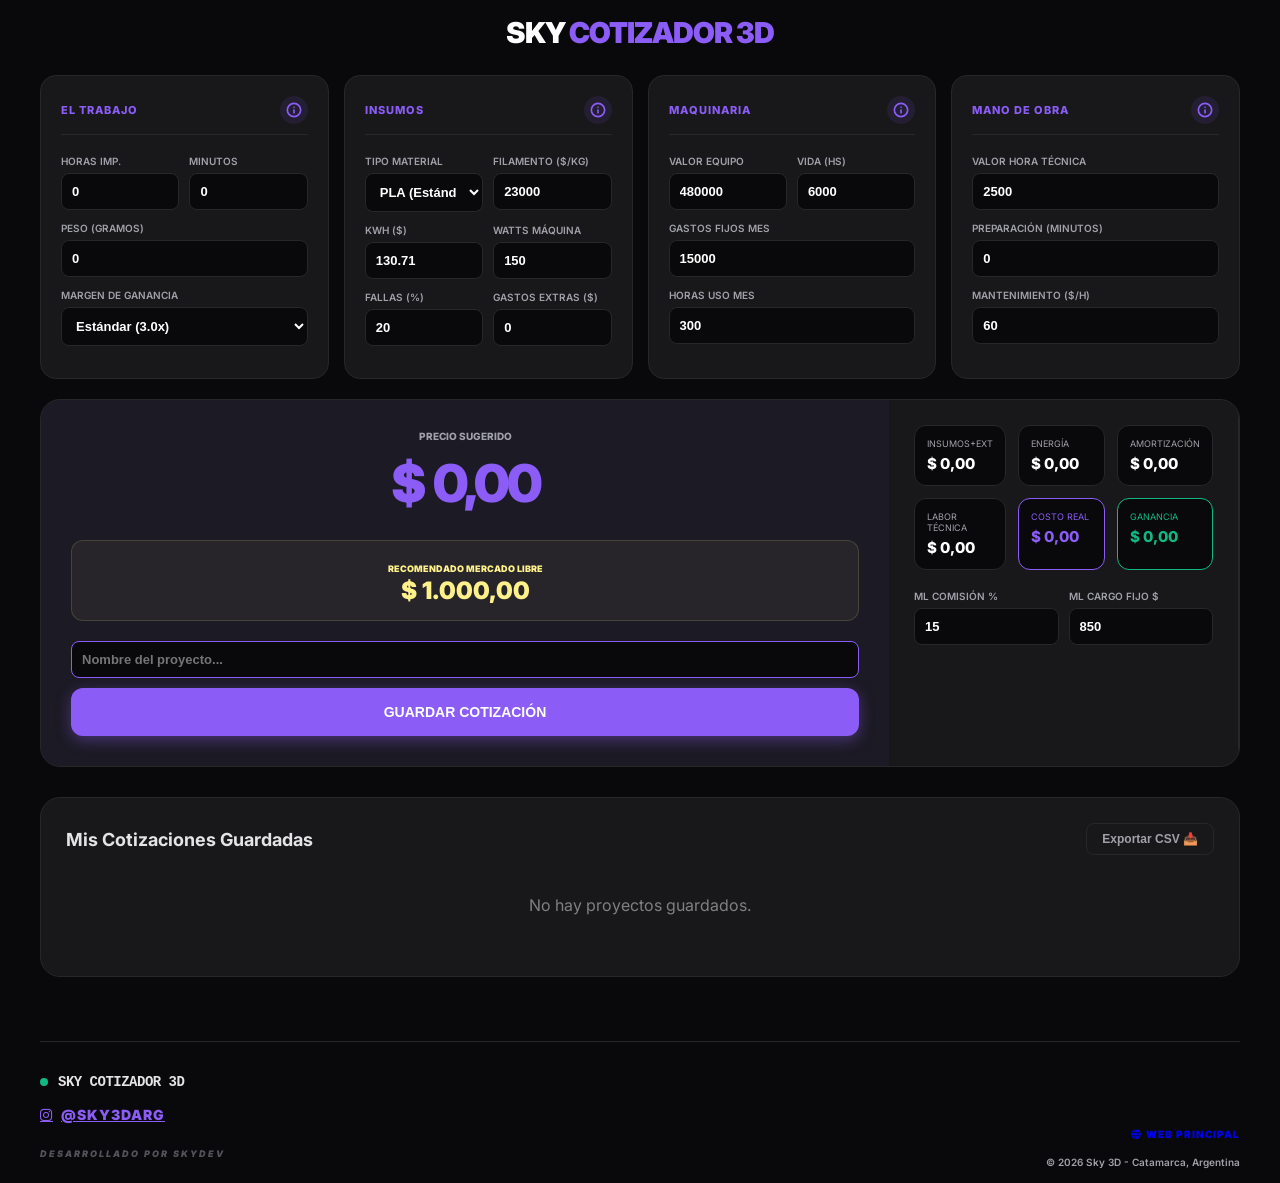
<file: cotizador.html>
<!DOCTYPE html>
<html lang="es">
<head>
    <meta charset="UTF-8" />
    <meta name="viewport" content="width=device-width, initial-scale=1.0" />
    <link rel="icon" type="image/png" sizes="96x96" href="icons/favicon-96x96.png">
    <link rel="shortcut icon" href="icons/favicon.ico" type="image/x-icon">
    <link rel="apple-touch-icon" href="icons/apple-touch-icon.png">
    <meta name="theme-color" content="#09090b">
    <title>Sky Cotizador 3D | Oficial</title>
    <link href="https://fonts.googleapis.com/css2?family=Inter:wght@400;600;700;900&display=swap" rel="stylesheet">
    <link href="https://cdnjs.cloudflare.com/ajax/libs/font-awesome/6.5.1/css/all.min.css" rel="stylesheet">
    <style>
        :root {
            --accent: #8b5cf6; 
            --accent-hover: #7c3aed;
            --bg: #09090b; 
            --card: #18181b; 
            --text: #e4e4e7; 
            --text-dim: #a1a1aa;
            --border: #27272a;
            --success: #10b981;
            --info: #3b82f6;
            --danger: #ef4444;
            --warning: #fef08a;
        }
        * { box-sizing: border-box; transition: all 0.2s ease; }
        body { 
            background-color: var(--bg); color: var(--text); 
            font-family: 'Inter', sans-serif; 
            margin: 0; padding: 15px; display: flex; flex-direction: column; 
            align-items: center; min-height: 100vh;
        }
        input::-webkit-outer-spin-button,
        input::-webkit-inner-spin-button {
            -webkit-appearance: none;
            margin: 0;
        }
        input[type=number] { -moz-appearance: textfield; }
        .container { width: 100%; max-width: 1200px; display: flex; flex-direction: column; }
        .nav-header { display: flex; align-items: center; justify-content: center; gap: 15px; margin-bottom: 25px; order: 1; }
        .nav-header h1 { font-size: 1.8em; margin: 0; color: white; font-weight: 900; letter-spacing: -1px; }
        .nav-header span { color: var(--accent); }
        .tabs-nav {
            display: none;
            gap: 8px;
            margin-bottom: 15px;
            overflow-x: auto;
            padding-bottom: 10px;
            scrollbar-width: none;
            order: 2;
        }
        .tabs-nav::-webkit-scrollbar { display: none; }
        .tab-btn {
            background: var(--card);
            border: 1px solid var(--border);
            color: var(--text-dim);
            padding: 10px 18px;
            border-radius: 10px;
            font-size: 12px;
            font-weight: 700;
            white-space: nowrap;
            cursor: pointer;
            text-transform: uppercase;
        }
        .tab-btn.active {
            background: var(--accent);
            color: white;
            border-color: var(--accent);
            box-shadow: 0 4px 12px rgba(139, 92, 246, 0.3);
        }
        .dashboard-grid { 
            display: grid; 
            grid-template-columns: repeat(4, 1fr); 
            gap: 15px; 
            margin-bottom: 20px; 
            order: 3;
        }
        .card {
            background: var(--card);
            border-radius: 16px;
            padding: 20px;
            border: 1px solid var(--border);
            display: flex;
            flex-direction: column;
            position: relative;
        }
        .card-title {
            font-size: 11px;
            text-transform: uppercase;
            letter-spacing: 1px;
            color: var(--accent);
            margin-bottom: 20px;
            display: flex;
            align-items: center;
            justify-content: space-between;
            font-weight: 800;
            border-bottom: 1px solid var(--border);
            padding-bottom: 10px;
        }
        .info-trigger {
            color: var(--accent);
            cursor: pointer;
            display: flex;
            align-items: center;
            padding: 6px;
            border-radius: 50%;
            background: rgba(139, 92, 246, 0.1);
        }
        .info-trigger svg { width: 16px; height: 16px; display: block; fill: none; stroke: currentColor; stroke-width: 2.5; }
        .tooltip {
            position: absolute; top: 50px; left: 10px; right: 10px;
            background: #27272a; color: #fff; padding: 15px; border-radius: 8px;
            font-size: 11px; line-height: 1.5; z-index: 100; display: none;
            box-shadow: 0 10px 25px rgba(0, 0, 0, 0.6); border: 1px solid var(--border);
            pointer-events: none;
        }
        .tooltip b { color: var(--accent); display: block; margin-bottom: 4px; }
        .info-trigger:hover + .tooltip, .tooltip.active { display: block; }
        .input-group { margin-bottom: 12px; }
        label { display: block; font-size: 10px; color: var(--text-dim); margin-bottom: 6px; font-weight: 600; text-transform: uppercase; }
        input, select {
            width: 100%; background: #09090b; border: 1px solid var(--border);
            color: white; padding: 10px; border-radius: 8px; font-size: 13px; font-weight: 600;
        }
        input:focus { outline: none; border-color: var(--accent); }
        .row { display: flex; gap: 10px; }
        .row div { flex: 1; }
        .hint { font-size: 9px; color: #52525b; margin-top: 4px; display: block; }
        .results-panel {
            background: var(--card);
            border-radius: 20px;
            border: 1px solid var(--border);
            overflow: hidden;
            display: grid;
            grid-template-columns: 1fr 350px;
            margin-bottom: 30px;
            order: 4;
        }
        .results-details { padding: 25px; border-right: 1px solid var(--border); display: flex; flex-direction: column; }
        .results-hero { 
            background: rgba(139, 92, 246, 0.04); 
            padding: 30px; 
            display: flex; 
            flex-direction: column; 
            justify-content: center; 
            align-items: center; 
        }
        .stat-grid { display: grid; grid-template-columns: repeat(3, 1fr); gap: 12px; }
        .stat-box { background: #09090b; padding: 12px; border-radius: 12px; border: 1px solid var(--border); }
        .stat-label { font-size: 9px; color: var(--text-dim); text-transform: uppercase; display: block; margin-bottom: 4px; }
        .stat-value { font-size: 15px; font-weight: 800; color: white; }
        .price-main { font-size: 52px; font-weight: 900; color: var(--accent); margin: 10px 0; letter-spacing: -2px; }
        .ml-box {
            background: rgba(254, 240, 138, 0.05);
            padding: 15px;
            border-radius: 12px;
            border: 1px solid rgba(254, 240, 138, 0.15);
            margin-top: 15px;
            width: 100%;
            text-align: center;
        }
        .btn-calc {
            background: var(--accent); color: white; border: none; padding: 16px;
            border-radius: 12px; font-weight: 800; font-size: 14px;
            cursor: pointer; width: 100%; text-transform: uppercase;
            box-shadow: 0 4px 15px rgba(139, 92, 246, 0.4);
        }
        .btn-calc:hover { background: var(--accent-hover); transform: translateY(-2px); }
        .projects-section { width: 100%; background: var(--card); border-radius: 20px; border: 1px solid var(--border); padding: 25px; order: 5; }
        .projects-header { display: flex; justify-content: space-between; align-items: center; margin-bottom: 20px; }
        .project-item { 
            background: #09090b; padding: 15px 20px; border-radius: 14px; border: 1px solid var(--border);
            display: flex; justify-content: space-between; align-items: center; margin-bottom: 12px;
        }
        .project-info h4 { margin: 0; font-size: 16px; color: white; }
        .project-info p { margin: 4px 0 0; font-size: 12px; color: var(--text-dim); }
        .project-actions { display: flex; gap: 10px; }
        .btn-icon { 
            background: #18181b; border: 1px solid var(--border); color: var(--text-dim); 
            padding: 8px 15px; border-radius: 8px; cursor: pointer; font-size: 12px; font-weight: 700;
        }
        .btn-icon:hover { color: white; border-color: var(--accent); }
        .btn-delete:hover { border-color: var(--danger); color: var(--danger); }

        .footer { margin-top: 40px; padding-top: 20px; border-top: 1px solid var(--border); display: flex; flex-direction: column; gap: 16px; color: var(--text-dim); order: 6; }
        @media (min-width: 768px) { .footer { margin-top: 64px; padding-top: 32px; flex-direction: row; justify-content: space-between; align-items: flex-end; gap: 24px; } }
        .footer-left { display: flex; flex-direction: column; gap: 6px; text-align: center; }
        @media (min-width: 768px) { .footer-left { text-align: left; gap: 8px; } }
        .footer-brand { display: flex; align-items: center; justify-content: center; gap: 8px; font-weight: 900; font-family: monospace; text-transform: uppercase; color: var(--text); font-size: 12px; letter-spacing: -0.5px; }
        @media (min-width: 768px) { .footer-brand { justify-content: flex-start; font-size: 14px; gap: 10px; } }
        .dot { width: 8px; height: 8px; background: var(--success); border-radius: 50%; display: inline-block; animation: pulse 2s infinite; }
        .footer-social { display: inline-flex; align-items: center; justify-content: center; gap: 6px; color: var(--accent); font-size: 12px; font-weight: 900; text-transform: uppercase; letter-spacing: 1px; transition: 0.2s; margin: 4px 0; }
        @media (min-width: 768px) { .footer-social { justify-content: flex-start; font-size: 14px; margin: 8px 0; gap: 8px; } }
        .footer-social:hover { color: var(--accent-hover); }
        .footer-dev { font-size: 9px; text-transform: uppercase; font-weight: 900; letter-spacing: 2px; font-style: italic; color: #52525b; }
        .footer-right { display: flex; flex-direction: column; gap: 10px; text-align: center; }
        @media (min-width: 768px) { .footer-right { text-align: right; gap: 16px; } }
        .footer-links { display: flex; flex-wrap: wrap; justify-content: center; gap: 12px; font-weight: 900; text-transform: uppercase; font-size: 9px; letter-spacing: 1px; }
        @media (min-width: 768px) { .footer-links { justify-content: flex-end; font-size: 10px; gap: 20px; } }
        .footer-links a { display: inline-flex; align-items: center; gap: 4px; transition: 0.2s; text-decoration: none; }
        .footer-links a:hover { color: var(--accent); }
        .footer-copy { font-size: 10px; font-weight: 600; }
        
        @keyframes pulse { 0% { box-shadow: 0 0 0 0 rgba(16,185,129,0.4); } 70% { box-shadow: 0 0 0 10px rgba(16,185,129,0); } 100% { box-shadow: 0 0 0 0 rgba(16,185,129,0); } }

        @media (max-width: 768px) {
            .nav-header { order: 1; }
            .tabs-nav { display: flex; order: 2; } 
            .dashboard-grid { order: 3; grid-template-columns: 1fr; gap: 0; }
            .card { display: none; border-radius: 0 0 16px 16px; border-top: none; }
            .card.active { display: flex; animation: slideIn 0.3s ease; }
            .results-panel { order: 4; grid-template-columns: 1fr; border-radius: 16px; display: flex; flex-direction: column; }
            .results-hero { order: 1; border-bottom: 1px solid var(--border); }
            .results-details { order: 2; border-right: none; border-top: none; border-bottom: none; }
            .projects-section { order: 5; }
            .stat-grid { grid-template-columns: repeat(2, 1fr); }
            .price-main { font-size: 42px; }
            .footer { order: 6; }
        }
        @media (min-width: 769px) { .dashboard-grid { grid-template-columns: repeat(4, 1fr); } }
        @media (max-width: 1100px) and (min-width: 769px) { .dashboard-grid { grid-template-columns: repeat(2, 1fr); } }
        @keyframes slideIn { from { opacity: 0; transform: translateX(15px); } to { opacity: 1; transform: translateX(0); } }
    </style>
</head>
<body>
<div class="container">
    <header class="nav-header">
        <h1>SKY <span>COTIZADOR 3D</span></h1>
    </header>
    <nav class="tabs-nav">
        <button class="tab-btn active" onclick="switchTab(0)">El Trabajo</button>
        <button class="tab-btn" onclick="switchTab(1)">Insumos</button>
        <button class="tab-btn" onclick="switchTab(2)">Maquinaria</button>
        <button class="tab-btn" onclick="switchTab(3)">Mano de Obra</button>
    </nav>
    <div class="dashboard-grid">
        <div class="card active" id="card0">
            <div class="card-title">
                <span>El Trabajo</span>
                <div class="info-trigger">
                    <svg viewBox="0 0 24 24" stroke="currentColor" stroke-linecap="round" stroke-linejoin="round"><circle cx="12" cy="12" r="10"></circle><line x1="12" y1="16" x2="12" y2="12"></line><line x1="12" y1="8" x2="12.01" y2="8"></line></svg>
                </div>
                <div class="tooltip">
                    <b>Datos Slicer</b>
                    Ingresá peso y tiempo final del laminador. 
                    <br><br><b>Márgenes:</b> Estándar (3x), Técnico (4x), Premium (5x).
                </div>
            </div>
            <div class="row">
                <div class="input-group"><label>Horas Imp.</label><input type="number" id="hImp" value="0" oninput="calcular()"></div>
                <div class="input-group"><label>Minutos</label><input type="number" id="mImp" value="0" oninput="calcular()"></div>
            </div>
            <div class="input-group"><label>Peso (Gramos)</label><input type="number" id="peso" value="0" oninput="calcular()"></div>
            <div class="input-group">
                <label>Margen de Ganancia</label>
                <select id="multi" onchange="calcular()">
                    <option value="1.5">Preferencial (1.5x)</option>
                    <option value="2.0">Mayorista (2.0x)</option>
                    <option value="3.0" selected>Estándar (3.0x)</option>
                    <option value="4.0">Técnico (4.0x)</option>
                    <option value="5.0">Premium (5.0x)</option>
                </select>
            </div>
        </div>
        
        <div class="card" id="card1">
            <div class="card-title">
                <span>Insumos</span>
                <div class="info-trigger">
                    <svg viewBox="0 0 24 24" stroke="currentColor" stroke-linecap="round" stroke-linejoin="round"><circle cx="12" cy="12" r="10"></circle><line x1="12" y1="16" x2="12" y2="12"></line><line x1="12" y1="8" x2="12.01" y2="8"></line></svg>
                </div>
                <div class="tooltip">
                    <b>Guía de Costos</b>
                    <br><b>Filamento:</b> Precio que pagaste por el rollo de 1KG.
                    <br><b>kWh ($):</b> Valor de tu factura eléctrica.
                    <br><b>Watts:</b> Consumo promedio según material.
                    <br><b>Fallas:</b> Margen de seguridad (10-20%).
                    <br><b>Extras:</b> Costo neto final (no se multiplica).
                </div>
            </div>
            <div class="row">
                <div class="input-group">
                    <label>Tipo Material</label>
                    <select id="matType" onchange="updateMaterial()">
                        <option value="pla">PLA (Estándar)</option>
                        <option value="petg">PETG (Técnico)</option>
                        <option value="abs">ABS (Resistente)</option>
                        <option value="tpu">TPU (Flexible)</option>
                        <option value="nylon">Nylon / CF</option>
                    </select>
                </div>
                <div class="input-group">
                    <label>Filamento ($/KG)</label>
                    <input type="number" id="precioKg" value="23000" oninput="calcular()">
                </div>
            </div>
            <div class="row">
                <div class="input-group"><label>kWh ($)</label><input type="number" id="ckwh" value="130.71" oninput="calcular()"></div>
                <div class="input-group"><label>Watts Máquina</label><input type="number" id="watts" value="150" oninput="calcular()"></div>
            </div>
            <div class="row">
                <div class="input-group"><label>Fallas (%)</label><input type="number" id="failRate" value="20" oninput="calcular()"></div>
                <div class="input-group">
                    <label>Gastos Extras ($)</label>
                    <input type="number" id="extras" value="0" placeholder="Ej: aro" oninput="calcular()">
                </div>
            </div>
        </div>

        <div class="card" id="card2">
            <div class="card-title">
                <span>Maquinaria</span>
                <div class="info-trigger">
                    <svg viewBox="0 0 24 24" stroke="currentColor" stroke-linecap="round" stroke-linejoin="round"><circle cx="12" cy="12" r="10"></circle><line x1="12" y1="16" x2="12" y2="12"></line><line x1="12" y1="8" x2="12.01" y2="8"></line></svg>
                </div>
                <div class="tooltip">
                    <b>Amortización y Fijos</b>
                    Vida Útil: Horas estimadas. Gastos Fijos: Costos base mensuales.
                </div>
            </div>
            <div class="row">
                <div class="input-group"><label>Valor Equipo</label><input type="number" id="vMaq" value="480000" oninput="calcular()"></div>
                <div class="input-group"><label>Vida (hs)</label><input type="number" id="vUtil" value="6000" oninput="calcular()"></div>
            </div>
            <div class="input-group"><label>Gastos Fijos Mes</label><input type="number" id="gFijos" value="15000" oninput="calcular()"></div>
            <div class="input-group"><label>Horas Uso Mes</label><input type="number" id="hMes" value="300" oninput="calcular()"></div>
        </div>
        <div class="card" id="card3">
            <div class="card-title">
                <span>Mano de Obra</span>
                <div class="info-trigger">
                    <svg viewBox="0 0 24 24" stroke="currentColor" stroke-linecap="round" stroke-linejoin="round"><circle cx="12" cy="12" r="10"></circle><line x1="12" y1="16" x2="12" y2="12"></line><line x1="12" y1="8" x2="12.01" y2="8"></line></svg>
                </div>
                <div class="tooltip">
                    <b>Tu Tiempo (Costo Neto)</b>
                    Este valor NO se multiplica por el margen de ganancia. 
                    <br><br><b>Ejemplos de Preparación:</b>
                    <br>• <b>Llavero simple:</b> 5-10 min (Quitar soportes + poner argolla).
                    <br>• <b>Litofanía:</b> 2 min (Limpieza mínima).
                    <br>• <b>Pieza Mecánica:</b> 15-20 min (Lijado + verificación de calces).
                    <br>• <b>Post-procesado Premium:</b> 60+ min (Masillado + Pintado).
                </div>
            </div>
            <div class="input-group"><label>Valor Hora Técnica</label><input type="number" id="vHH" value="2500" oninput="calcular()"></div>
            <div class="input-group"><label>Preparación (Minutos)</label><input type="number" id="tMan" value="0" oninput="calcular()"></div>
            <div class="input-group"><label>Mantenimiento ($/h)</label><input type="number" id="cMant" value="60" oninput="calcular()"></div>
        </div>
    </div>
    <div class="results-panel">
        <div class="results-hero">
            <span style="font-size: 10px; color: var(--text-dim); text-transform: uppercase; font-weight: 800;">Precio Sugerido</span>
            <span class="price-main" id="outFinal">$ 0,00</span>
            <div class="ml-box">
                <span style="font-size: 9px; color: var(--warning); text-transform: uppercase; font-weight: 900;">Recomendado Mercado Libre</span>
                <span id="outML" style="color: var(--warning); font-size: 24px; font-weight: 900; display: block;">$ 0,00</span>
            </div>
            <div style="margin-top: 20px; width: 100%;">
                <input type="text" id="projectName" placeholder="Nombre del proyecto..." style="margin-bottom: 10px; border-color: var(--accent);">
                <button class="btn-calc" onclick="saveProject()">Guardar Cotización</button>
            </div>
        </div>
        <div class="results-details">
            <div class="stat-grid">
                <div class="stat-box"><span class="stat-label">Insumos+Ext</span><span class="stat-value" id="outMat">$ 0,00</span></div>
                <div class="stat-box"><span class="stat-label">Energía</span><span class="stat-value" id="outElec">$ 0,00</span></div>
                <div class="stat-box"><span class="stat-label">Amortización</span><span class="stat-value" id="outAmort">$ 0,00</span></div>
                <div class="stat-box"><span class="stat-label">Labor Técnica</span><span class="stat-value" id="outLabor">$ 0,00</span></div>
                <div class="stat-box" style="border-color: var(--accent);"><span class="stat-label" style="color: var(--accent);">Costo Real</span><span class="stat-value" id="outCostoTotal" style="color: var(--accent);">$ 0,00</span></div>
                <div class="stat-box" style="border-color: var(--success);"><span class="stat-label" style="color: var(--success);">Ganancia</span><span class="stat-value" id="outProfit" style="color: var(--success);">$ 0,00</span></div>
            </div>
            <div class="row" style="margin-top: 20px;">
                <div class="input-group"><label>ML Comisión %</label><input type="number" id="mlPerc" value="15" oninput="calcular()"></div>
                <div class="input-group"><label>ML Cargo Fijo $</label><input type="number" id="mlFijo" value="850" oninput="calcular()"></div>
            </div>
        </div>
    </div>
    <div class="projects-section">
        <div class="projects-header">
            <h3 style="margin: 0; font-size: 18px;">Mis Cotizaciones Guardadas</h3>
            <button class="btn-icon" onclick="exportAll()">Exportar CSV 📥</button>
        </div>
        <div class="projects-list" id="projectsList"></div>
    </div>

    <footer class="footer">
        <div class="footer-left">
            <div class="footer-brand">
                <span class="dot"></span> Sky Cotizador 3D
            </div>
            <a href="https://instagram.com/sky3darg" target="_blank" rel="noopener noreferrer" class="footer-social">
                <i class="fa-brands fa-instagram"></i> @sky3darg
            </a>
            <p class="footer-dev">Desarrollado por SkyDev</p>
        </div>
        
        <div class="footer-right">
            <div class="footer-links">
                <a href="https://sky3d.com.ar" target="_blank" rel="noopener noreferrer"><i class="fas fa-globe"></i> Web Principal</a>
            </div>
            <span class="footer-copy">&copy; 2026 Sky 3D - Catamarca, Argentina</span>
        </div>
    </footer>
</div>
<script>
    const format = (v) => new Intl.NumberFormat('es-AR', { style: 'currency', currency: 'ARS' }).format(v);
    
    function updateMaterial() {
        const mat = document.getElementById('matType').value;
        const pKg = document.getElementById('precioKg');
        const watts = document.getElementById('watts');
        
        const data = {
            pla: { price: 23000, watts: 150 },
            petg: { price: 27500, watts: 180 },
            abs: { price: 29000, watts: 280 },
            tpu: { price: 38000, watts: 150 },
            nylon: { price: 65000, watts: 220 }
        };
        
        pKg.value = data[mat].price;
        watts.value = data[mat].watts;
        calcular();
    }

    function escapeHTML(str) {
        const p = document.createElement('p');
        p.textContent = str;
        return p.innerHTML;
    }

    function switchTab(index) {
        document.querySelectorAll('.card').forEach((c, i) => c.classList.toggle('active', i === index));
        document.querySelectorAll('.tab-btn').forEach((b, i) => b.classList.toggle('active', i === index));
    }

    function calcular() {
        const val = (id) => parseFloat(document.getElementById(id).value) || 0;
        const pKg = val('precioKg'), ckwh = val('ckwh'), watts = val('watts'), fail = val('failRate')/100, extras = val('extras');
        const vMaq = val('vMaq'), vUtil = val('vUtil') || 1, gFijos = val('gFijos'), hMes = val('hMes') || 1;
        const vHH = val('vHH'), tMan = val('tMan'), cMant = val('cMant');
        const hImp = val('hImp'), mImp = val('mImp'), peso = val('peso'), multi = val('multi');
        const mlP = val('mlPerc')/100, mlF = val('mlFijo');
        
        const tTotal = hImp + (mImp / 60);
        
        // COSTOS MULTIPLICABLES (Insumos, Energía, Amortización, Gastos Fijos de Local)
        const costoMat = ((pKg / 1000) * peso * (1 + fail));
        const costoElec = (watts / 1000) * tTotal * ckwh;
        const amortMant = ((vMaq / vUtil) + cMant) * tTotal;
        const fijosProporcionales = (gFijos / hMes) * tTotal;
        
        const subtotalMultiplicable = costoMat + costoElec + amortMant + fijosProporcionales;
        
        // COSTOS NETOS (Mano de obra directa y Extras)
        const costoLaborNeta = (vHH / 60) * tMan;
        
        // RESULTADOS
        const costoRealTotal = subtotalMultiplicable + costoLaborNeta + extras;
        const precioSugerido = (subtotalMultiplicable * multi) + costoLaborNeta + extras;
        const precioML = (precioSugerido + mlF) / (1 - mlP);

        document.getElementById('outMat').innerText = format(costoMat + extras);
        document.getElementById('outElec').innerText = format(costoElec);
        document.getElementById('outAmort').innerText = format(amortMant);
        document.getElementById('outLabor').innerText = format(costoLaborNeta + fijosProporcionales);
        document.getElementById('outCostoTotal').innerText = format(costoRealTotal);
        document.getElementById('outProfit').innerText = format(precioSugerido - costoRealTotal);
        document.getElementById('outFinal').innerText = format(precioSugerido);
        document.getElementById('outML').innerText = format(precioML);
        
        return { costoTotal: costoRealTotal, precioFinal: precioSugerido, peso, tTotal };
    }

    let projects = JSON.parse(localStorage.getItem('sky_db_vfinal')) || [];
    function saveProject() {
        const name = document.getElementById('projectName').value.trim();
        if (!name) return;
        const d = calcular();
        const project = {
            id: Date.now().toString(), name, date: new Date().toLocaleDateString(),
            price: d.precioFinal, weight: d.peso, time: d.tTotal.toFixed(1),
            inputs: {}
        };
        document.querySelectorAll('input, select').forEach(el => {
            if(el.id && el.id !== 'projectName') project.inputs[el.id] = el.value;
        });
        const idx = projects.findIndex(p => p.name.toLowerCase() === name.toLowerCase());
        if (idx !== -1) { projects[idx] = project; } else { projects.push(project); }
        localStorage.setItem('sky_db_vfinal', JSON.stringify(projects));
        document.getElementById('projectName').value = "";
        render();
    }

    function loadProject(id) {
        const p = projects.find(p => p.id === id.toString());
        if (!p) return;
        Object.keys(p.inputs).forEach(key => {
            const el = document.getElementById(key);
            if(el) el.value = p.inputs[key];
        });
        document.getElementById('projectName').value = p.name;
        calcular();
        if(window.innerWidth <= 768) switchTab(0);
        window.scrollTo({ top: 0, behavior: 'smooth' });
    }

    function deleteProject(id) {
        projects = projects.filter(p => p.id !== id.toString());
        localStorage.setItem('sky_db_vfinal', JSON.stringify(projects));
        render();
    }

    function render() {
        const list = document.getElementById('projectsList');
        if (projects.length === 0) {
            list.innerHTML = '<p style="color:gray; text-align:center; padding:20px;">No hay proyectos guardados.</p>';
            return;
        }
        list.innerHTML = projects.map(p => `
            <div class="project-item">
                <div class="project-info">
                    <h4>${escapeHTML(p.name)}</h4>
                    <p>${p.date} • ${p.weight}g • ${p.time}h • <b>${format(p.price)}</b></p>
                </div>
                <div class="project-actions">
                    <button class="btn-icon" onclick="loadProject('${p.id}')">✏️</button>
                    <button class="btn-icon btn-delete" onclick="deleteProject('${p.id}')">🗑️</button>
                </div>
            </div>
        `).join('');
    }

    function exportAll() {
        if (projects.length === 0) return;
        let csv = "\ufeffProyecto,Fecha,Peso(g),Tiempo(h),Precio Final\n";
        projects.forEach(p => {
            csv += `"${p.name}","${p.date}","${p.weight}","${p.time}","${p.price.toFixed(2)}"\n`;
        });
        const blob = new Blob([csv], { type: 'text/csv;charset=utf-8;' });
        const url = URL.createObjectURL(blob);
        const a = document.createElement('a');
        a.href = url;
        a.download = 'cotizaciones.csv';
        document.body.appendChild(a);
        a.click();
        document.body.removeChild(a);
    }

    document.addEventListener('DOMContentLoaded', () => {
        const triggers = document.querySelectorAll('.info-trigger');
        triggers.forEach(t => {
            t.onclick = (e) => {
                e.stopPropagation();
                const tip = t.nextElementSibling;
                document.querySelectorAll('.tooltip').forEach(tt => { if(tt !== tip) tt.classList.remove('active'); });
                tip.classList.toggle('active');
            };
        });
        document.onclick = () => document.querySelectorAll('.tooltip').forEach(tt => tt.classList.remove('active'));
        render();
        calcular();
    });
</script>
</body>
</html>
</file>
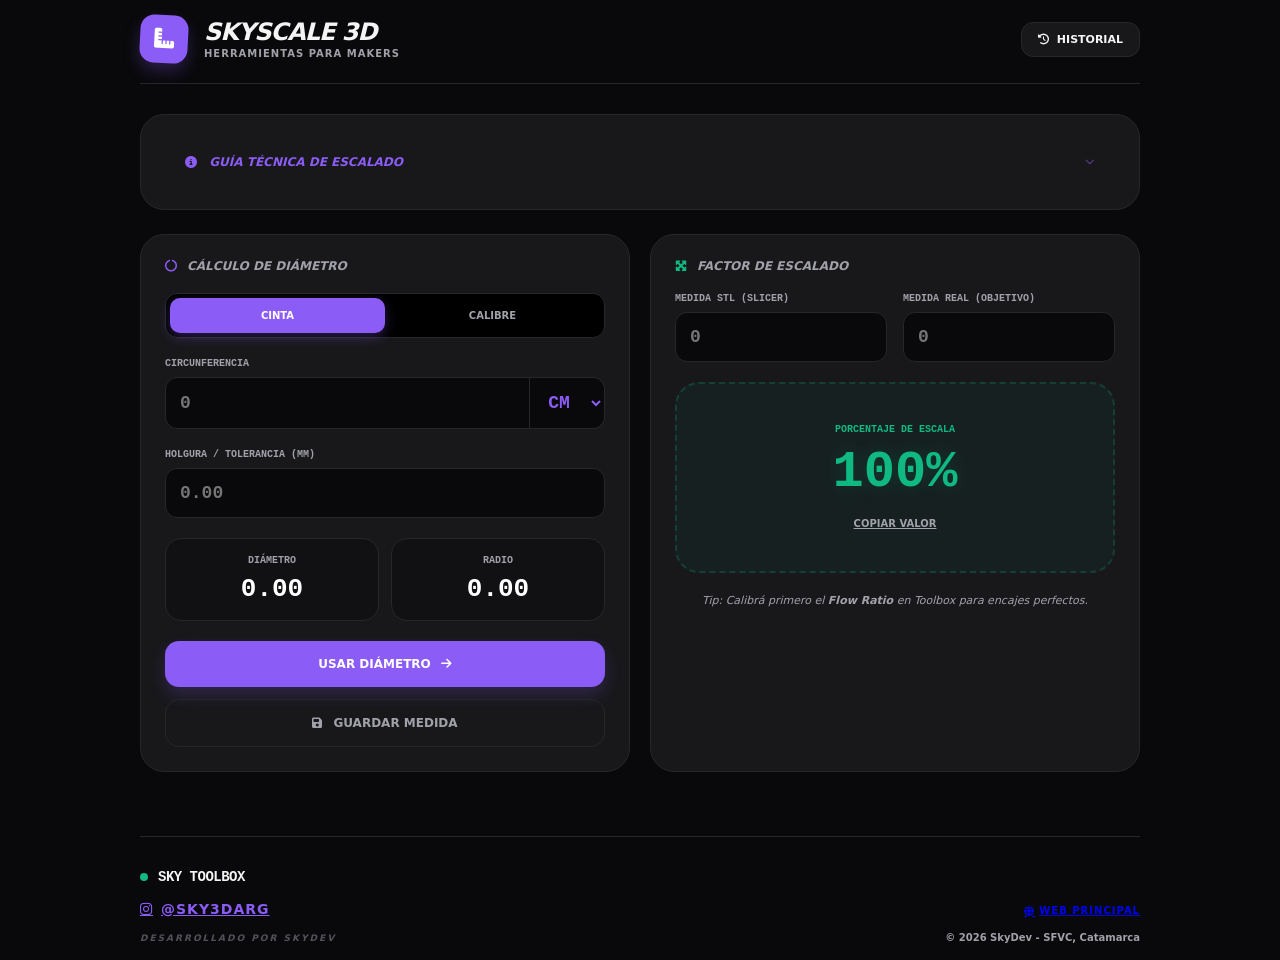
<file: skyscale3d.html>
<!DOCTYPE html>
<html lang="es">
<head>
    <meta charset="UTF-8">
    <meta name="viewport" content="width=device-width, initial-scale=1.0">
    <link rel="icon" type="image/png" sizes="96x96" href="icons/favicon-96x96.png">
    <link rel="shortcut icon" href="icons/favicon.ico" type="image/x-icon">
    <link rel="apple-touch-icon" href="icons/apple-touch-icon.png">
    <meta name="theme-color" content="#09090b">
    <title>SkyScale 3D | Medidas y Escalado</title>
    <meta name="author" content="Franco Jesús Pacheco">
    <link href="https://cdnjs.cloudflare.com/ajax/libs/font-awesome/6.5.1/css/all.min.css" rel="stylesheet">
    <style>
        :root {
            --bg: #09090b;
            --card: #18181b;
            --border: #27272a;
            --accent: #8b5cf6;
            --accent-hover: #7c3aed;
            --success: #10b981;
            --warning: #f59e0b;
            --text: #f4f4f5;
            --text-dim: #a1a1aa;
        }

        * { box-sizing: border-box; margin: 0; padding: 0; font-family: 'Inter', system-ui, sans-serif; }
        body { background-color: var(--bg); color: var(--text); padding: 15px; min-height: 100vh; }

        input::-webkit-outer-spin-button, 
        input::-webkit-inner-spin-button { -webkit-appearance: none; margin: 0; }
        input[type=number] { -moz-appearance: textfield; }

        .container { max-width: 1000px; margin: 0 auto; width: 100%; }

        header { 
            display: flex; justify-content: space-between; align-items: center; 
            padding-bottom: 20px; margin-bottom: 30px; border-bottom: 1px solid var(--border);
        }

        .logo-box { 
            width: 48px; height: 48px; background: var(--accent); border-radius: 14px;
            display: flex; justify-content: center; align-items: center; font-size: 20px; color: white;
            transform: rotate(3deg); box-shadow: 0 8px 16px rgba(139,92,246,0.25); transition: 0.3s;
        }
        .logo-box:hover { transform: rotate(0deg); }

        .header-text h1 { font-size: 24px; font-weight: 900; text-transform: uppercase; font-style: italic; letter-spacing: -1px; line-height: 1; }
        .header-text p { font-size: 10px; font-weight: 800; color: var(--text-dim); text-transform: uppercase; letter-spacing: 1px; margin-top: 4px; }

        .btn-hist { 
            background: var(--card); border: 1px solid var(--border); color: var(--text);
            padding: 10px 16px; border-radius: 12px; font-size: 11px; font-weight: 800;
            text-transform: uppercase; cursor: pointer; display: flex; align-items: center; gap: 8px; transition: 0.2s;
        }
        .btn-hist:hover { border-color: var(--accent); background: var(--border); }

        .main-grid { display: grid; grid-template-columns: 1fr; gap: 20px; }
        @media (min-width: 768px) { .main-grid { grid-template-columns: 1fr 1fr; } }

        .card { background: var(--card); border: 1px solid var(--border); border-radius: 24px; padding: 24px; transition: 0.3s; }
        .card-h2 { font-size: 12px; font-weight: 900; color: var(--text-dim); text-transform: uppercase; margin-bottom: 20px; display: flex; align-items: center; gap: 10px; font-style: italic; }

        .tabs { display: flex; background: #000; padding: 4px; border-radius: 12px; margin-bottom: 20px; border: 1px solid var(--border); }
        .tab { flex: 1; padding: 12px; border: none; background: none; color: var(--text-dim); font-size: 10px; font-weight: 800; text-transform: uppercase; cursor: pointer; border-radius: 10px; transition: 0.2s; }
        .tab.active { background: var(--accent); color: white; box-shadow: 0 4px 12px rgba(139,92,246,0.3); }

        .input-group { margin-bottom: 20px; }
        label { display: block; font-size: 10px; font-weight: 900; color: var(--text-dim); text-transform: uppercase; margin-bottom: 8px; font-family: monospace; }
        
        input, select { 
            background: #09090b; border: 1px solid var(--border); color: white; 
            padding: 14px; font-size: 18px; font-weight: 700; outline: none; 
            border-radius: 12px; width: 100%; font-family: monospace; transition: 0.2s;
        }
        input:focus { border-color: var(--accent); box-shadow: 0 0 0 2px rgba(139, 92, 246, 0.1); }
        
        .flex-input { display: flex; }
        .flex-input input { border-top-right-radius: 0; border-bottom-right-radius: 0; }
        .flex-input select { width: 85px; border-left: none; border-top-left-radius: 0; border-bottom-left-radius: 0; color: var(--accent); font-weight: 900; cursor: pointer; }

        .res-container { display: grid; grid-template-columns: 1fr 1fr; gap: 12px; margin-bottom: 20px; }
        .res-box { background: rgba(0,0,0,0.3); padding: 16px; border-radius: 16px; border: 1px solid var(--border); text-align: center; }
        .res-val { font-size: 26px; font-weight: 900; color: white; margin-top: 4px; font-family: monospace; }

        .btn-action { 
            width: 100%; padding: 16px; border-radius: 14px; border: none; font-weight: 900; 
            text-transform: uppercase; cursor: pointer; display: flex; align-items: center; 
            justify-content: center; gap: 10px; font-size: 12px; transition: all 0.2s ease; 
        }
        .btn-accent { background: var(--accent); color: white; box-shadow: 0 8px 16px rgba(139,92,246,0.2); }
        .btn-accent:hover { background: var(--accent-hover); transform: translateY(-2px); box-shadow: 0 12px 20px rgba(139,92,246,0.3); }
        .btn-accent:active { transform: translateY(0); }

        .btn-save { background: transparent; border: 1px solid var(--border); color: var(--text-dim); margin-top: 12px; }
        .btn-save:hover { border-color: var(--text-dim); color: white; background: rgba(255,255,255,0.05); }

        .btn-success { background: var(--success) !important; color: white; box-shadow: 0 8px 16px rgba(16,185,129,0.2); }

        .scale-result { 
            background: rgba(16, 185, 129, 0.05); border: 2px dashed rgba(16, 185, 129, 0.2); 
            border-radius: 24px; padding: 40px 20px; text-align: center; margin: 20px 0; 
        }
        .scale-val { font-size: 52px; font-weight: 900; color: var(--success); font-family: monospace; text-shadow: 0 0 20px rgba(16,185,129,0.2); }

        .modal { position: fixed; inset: 0; background: rgba(0,0,0,0.9); display: none; align-items: center; justify-content: center; padding: 20px; z-index: 1000; }
        .modal.active { display: flex; }
        .modal-content { background: var(--card); border: 1px solid var(--border); width: 100%; max-width: 400px; border-radius: 24px; overflow: hidden; animation: fadeIn 0.2s ease-out; }
        .modal-h { background: var(--accent); padding: 20px; text-align: center; color: white; font-weight: 900; text-transform: uppercase; font-style: italic; }

        .footer { margin-top: 40px; padding-top: 20px; border-top: 1px solid var(--border); display: flex; flex-direction: column; gap: 16px; color: var(--text-dim); }
        @media (min-width: 768px) { .footer { margin-top: 64px; padding-top: 32px; flex-direction: row; justify-content: space-between; align-items: flex-end; gap: 24px; } }
        .footer-left { display: flex; flex-direction: column; gap: 6px; text-align: center; }
        @media (min-width: 768px) { .footer-left { text-align: left; gap: 8px; } }
        .footer-brand { display: flex; align-items: center; justify-content: center; gap: 8px; font-weight: 900; font-family: monospace; text-transform: uppercase; color: var(--text); font-size: 12px; letter-spacing: -0.5px; }
        @media (min-width: 768px) { .footer-brand { justify-content: flex-start; font-size: 14px; gap: 10px; } }
        .dot { width: 8px; height: 8px; background: var(--success); border-radius: 50%; display: inline-block; animation: pulse 2s infinite; }
        .footer-social { display: inline-flex; align-items: center; justify-content: center; gap: 6px; color: var(--accent); font-size: 12px; font-weight: 900; text-transform: uppercase; letter-spacing: 1px; transition: 0.2s; margin: 4px 0; }
        @media (min-width: 768px) { .footer-social { justify-content: flex-start; font-size: 14px; margin: 8px 0; gap: 8px; } }
        .footer-social:hover { color: var(--accent-hover); }
        .footer-dev { font-size: 9px; text-transform: uppercase; font-weight: 900; letter-spacing: 2px; font-style: italic; color: #52525b; }
        .footer-right { display: flex; flex-direction: column; gap: 10px; text-align: center; }
        @media (min-width: 768px) { .footer-right { text-align: right; gap: 16px; } }
        .footer-links { display: flex; flex-wrap: wrap; justify-content: center; gap: 12px; font-weight: 900; text-transform: uppercase; font-size: 9px; letter-spacing: 1px; }
        @media (min-width: 768px) { .footer-links { justify-content: flex-end; font-size: 10px; gap: 20px; } }
        .footer-links a { display: inline-flex; align-items: center; gap: 4px; transition: 0.2s; }
        .footer-links a:hover { color: var(--accent); }
        .footer-copy { font-size: 10px; font-weight: 600; }
        
        @keyframes fadeIn { from { opacity: 0; transform: scale(0.95); } to { opacity: 1; transform: scale(1); } }
        @keyframes pulse { 0% { box-shadow: 0 0 0 0 rgba(16,185,129,0.4); } 70% { box-shadow: 0 0 0 10px rgba(16,185,129,0); } 100% { box-shadow: 0 0 0 0 rgba(16,185,129,0); } }

        .guide-details { margin-bottom: 24px; cursor: pointer; }
        .guide-summary { padding: 16px 20px; list-style: none; display: flex; justify-content: space-between; align-items: center; font-weight: 900; text-transform: uppercase; font-style: italic; font-size: 12px; color: var(--accent); }
        .guide-summary::-webkit-details-marker { display: none; }
        .guide-content { padding: 0 20px 20px 20px; border-top: 1px solid var(--border); font-size: 13px; color: var(--text-dim); line-height: 1.6; }
        .guide-step { margin-top: 16px; }
        .guide-step strong { color: var(--text); display: block; margin-bottom: 4px; text-transform: uppercase; font-size: 11px; }
        .guide-tip { background: rgba(245, 158, 11, 0.05); border-left: 4px solid var(--warning); padding: 12px 16px; margin: 16px 0; border-radius: 4px; }
    </style>
</head>
<body>

<div class="container">
    <header>
        <div style="display:flex; align-items:center; gap:16px;">
            <div class="logo-box"><i class="fas fa-ruler-combined"></i></div>
            <div class="header-text">
                <h1>SkyScale 3D</h1>
                <p>Herramientas para makers</p>
            </div>
        </div>
        <button class="btn-hist" onclick="toggleHist(true)"><i class="fas fa-clock-rotate-left"></i> Historial</button>
    </header>

    <details class="card guide-details">
        <summary class="guide-summary">
            <span><i class="fas fa-info-circle" style="margin-right: 8px;"></i> Guía Técnica de Escalado</span>
            <i class="fas fa-chevron-down" style="font-size: 0.8em; opacity: 0.5;"></i>
        </summary>
        <div class="guide-content">
            <div class="guide-tip">
                <strong style="color: var(--warning);">⚠️ Tip Técnico:</strong>
                Imprimí una "rodaja" de prueba para verificar el calce. Ajustá el eje Z según el largo de tu aluminio.
            </div>
            
            <div class="guide-step">
                <strong>1. Medición del Inserto</strong>
                Medí el contorno superior del aluminio con cinta de modista. Anotá los cm exactos.
            </div>

            <div class="guide-step">
                <strong>2. Medición del Diseño (STL)</strong>
                En tu slicer, medí el diámetro interno del hueco donde encastra el aluminio.
            </div>

            <div style="margin-top: 20px; padding-top: 16px; border-top: 1px solid var(--border); font-size: 11px; font-style: italic;">
                Herramienta recomendada para medir radios: 
                <a href="https://makerworld.com/en/models/2225287-caliper-radius-gauge-corner-radius-up-to-130-mm#profileId-2467730" target="_blank" style="color: var(--accent); text-decoration: none; font-weight: 800; text-transform: uppercase;">Accesorio Calibre (MakerWorld)</a>
            </div>
        </div>
    </details>

    <div class="main-grid">
        <div class="card">
            <h2 class="card-h2"><i class="fas fa-circle-notch" style="color:var(--accent)"></i> Cálculo de Diámetro</h2>
            <div class="tabs">
                <button id="tab-c" class="tab active" onclick="setMode('cinta')">Cinta</button>
                <button id="tab-v" class="tab" onclick="setMode('calibre')">Calibre</button>
            </div>

            <div class="input-group">
                <label id="lbl-input">Circunferencia</label>
                <div class="flex-input">
                    <input type="number" id="in-val" placeholder="0" oninput="runCalc()">
                    <select id="in-unit" onchange="runCalc()">
                        <option value="cm">CM</option>
                        <option value="mm">MM</option>
                    </select>
                </div>
            </div>

            <div class="input-group">
                <label>Holgura / Tolerancia (mm)</label>
                <input type="number" id="in-tol" placeholder="0.00" step="0.01" oninput="runCalc()">
            </div>

            <div class="res-container">
                <div class="res-box">
                    <label>Diámetro</label>
                    <div id="out-dia" class="res-val">0.00</div>
                </div>
                <div class="res-box">
                    <label>Radio</label>
                    <div id="out-rad" class="res-val">0.00</div>
                </div>
            </div>

            <button class="btn-action btn-accent" onclick="passToScale()">Usar Diámetro <i class="fas fa-arrow-right"></i></button>
            <button id="btn-save-main" class="btn-action btn-save" onclick="showSave(true)"><i class="fas fa-floppy-disk"></i> Guardar Medida</button>
        </div>

        <div class="card">
            <h2 class="card-h2"><i class="fas fa-expand-arrows-alt" style="color:var(--success)"></i> Factor de Escalado</h2>
            <div style="display:grid; grid-template-columns: 1fr 1fr; gap:16px; margin-bottom:20px;">
                <div>
                    <label>Medida STL (Slicer)</label>
                    <input type="number" id="sc-orig" placeholder="0" oninput="calcScaleOnly()">
                </div>
                <div>
                    <label>Medida Real (Objetivo)</label>
                    <input type="number" id="sc-targ" placeholder="0" oninput="calcScaleOnly()">
                </div>
            </div>

            <div class="scale-result">
                <label style="color:var(--success)">Porcentaje de Escala</label>
                <div id="out-scale" class="scale-val">100%</div>
                <button onclick="copyRes()" style="background:none; border:none; color:var(--text-dim); font-size:10px; font-weight:800; cursor:pointer; margin-top:16px; text-decoration:underline; transition: 0.2s;">COPIAR VALOR</button>
            </div>
            
            <p style="font-size:11px; color:var(--text-dim); line-height:1.4; text-align:center; font-style:italic;">
                Tip: Calibrá primero el <b>Flow Ratio</b> en Toolbox para encajes perfectos.
            </p>
        </div>
    </div>

    <footer class="footer">
        <div class="footer-left">
            <div class="footer-brand">
                <span class="dot"></span> Sky Toolbox
            </div>
            <a href="https://instagram.com/sky3darg" target="_blank" rel="noopener noreferrer" class="footer-social">
                <i class="fa-brands fa-instagram"></i> @sky3darg
            </a>
            <p class="footer-dev">Desarrollado por SkyDev</p>
        </div>
        
        <div class="footer-right">
            <div class="footer-links">
                <a href="https://sky3d.com.ar" target="_blank" rel="noopener noreferrer"><i class="fas fa-globe"></i> Web Principal</a>
            </div>
            <span class="footer-copy">&copy; 2026 SkyDev - SFVC, Catamarca</span>
        </div>
    </footer>
</div>

<div id="mod-save" class="modal">
    <div class="modal-content">
        <div class="modal-h">Guardar Registro</div>
        <div style="padding:24px;">
            <label>Nombre del Proyecto</label>
            <input type="text" id="save-name" placeholder="Ej: Inserto Chopp 360ml">
            <div style="display:flex; gap:12px; margin-top:24px;">
                <button class="btn-action btn-save" style="margin:0" onclick="showSave(false)">Cancelar</button>
                <button class="btn-action btn-accent" style="margin:0" onclick="confirmSave()">Confirmar</button>
            </div>
        </div>
    </div>
</div>

<div id="mod-hist" class="modal">
    <div class="modal-content" style="max-width:450px;">
        <div class="modal-h">Historial de Medidas</div>
        <div id="hist-list" style="padding:20px; max-height:400px; overflow-y:auto;"></div>
        <div style="padding:16px; border-top:1px solid var(--border); text-align:center;">
            <button class="btn-action btn-save" onclick="toggleHist(false)">Cerrar</button>
        </div>
    </div>
</div>

<script>
    let mode = 'cinta';
    let storage = JSON.parse(localStorage.getItem('sky_scale_db')) || [];

    function setMode(m) {
        mode = m;
        document.getElementById('tab-c').className = m === 'cinta' ? 'tab active' : 'tab';
        document.getElementById('tab-v').className = m === 'calibre' ? 'tab active' : 'tab';
        document.getElementById('lbl-input').innerText = m === 'cinta' ? 'Medida de la Cinta' : 'Lectura Calibre';
        runCalc();
    }

    function runCalc() {
        let val = parseFloat(document.getElementById('in-val').value) || 0;
        let tol = parseFloat(document.getElementById('in-tol').value) || 0;
        let unit = document.getElementById('in-unit').value;
        if (unit === 'cm') val *= 10;

        let dia = (mode === 'cinta') ? 
            (val > 0 ? (val / Math.PI) + tol : 0) : 
            (val > 0 ? (val * 2.4142 * 2) + tol : 0);

        document.getElementById('out-dia').innerText = dia.toFixed(2);
        document.getElementById('out-rad').innerText = (dia / 2).toFixed(2);
        calcScaleOnly();
    }

    function calcScaleOnly() {
        let orig = parseFloat(document.getElementById('sc-orig').value) || 0;
        let targ = parseFloat(document.getElementById('sc-targ').value) || 0;
        let res = (orig > 0 && targ > 0) ? ((targ / orig) * 100).toFixed(2) : "100.00";
        document.getElementById('out-scale').innerText = res + "%";
    }

    function passToScale() {
        let dia = document.getElementById('out-dia').innerText;
        if (parseFloat(dia) > 0) {
            document.getElementById('sc-targ').value = dia;
            calcScaleOnly();
        }
    }

    function copyRes() {
        navigator.clipboard.writeText(document.getElementById('out-scale').innerText);
        alert("¡Copiado!");
    }

    function showSave(st) {
        if (st && parseFloat(document.getElementById('out-dia').innerText) <= 0) return;
        document.getElementById('mod-save').classList.toggle('active', st);
    }

    function confirmSave() {
        let name = document.getElementById('save-name').value.trim() || "Sin nombre";
        storage.unshift({
            id: Date.now(),
            name: name,
            dia: document.getElementById('out-dia').innerText,
            scale: document.getElementById('out-scale').innerText,
            date: new Date().toLocaleDateString()
        });
        localStorage.setItem('sky_scale_db', JSON.stringify(storage.slice(0, 20)));
        showSave(false);
        let btn = document.getElementById('btn-save-main');
        btn.classList.add('btn-success');
        setTimeout(() => btn.classList.remove('btn-success'), 1000);
    }

    function toggleHist(st) {
        if (st) renderHist();
        document.getElementById('mod-hist').classList.toggle('active', st);
    }

    function renderHist() {
        const container = document.getElementById('hist-list');
        container.innerHTML = storage.length ? storage.map(i => `
            <div style="background:#000; padding:14px; border-radius:14px; margin-bottom:12px; display:flex; justify-content:space-between; align-items:center; border:1px solid var(--border);">
                <div>
                    <div style="font-weight:900; font-size:11px; text-transform:uppercase; color:white;">${i.name}</div>
                    <div style="font-size:10px; color:var(--text-dim)">D: ${i.dia}mm | ${i.scale}</div>
                </div>
                <button style="background:none; border:none; color:#ef4444; cursor:pointer;" onclick="deleteItem(${i.id})"><i class="fas fa-trash"></i></button>
            </div>
        `).join('') : '<p style="text-align:center; color:var(--text-dim); font-size:11px;">HISTORIAL VACÍO</p>';
    }

    function deleteItem(id) {
        storage = storage.filter(i => i.id !== id);
        localStorage.setItem('sky_scale_db', JSON.stringify(storage));
        renderHist();
    }
</script>
</body>
</html>
</file>
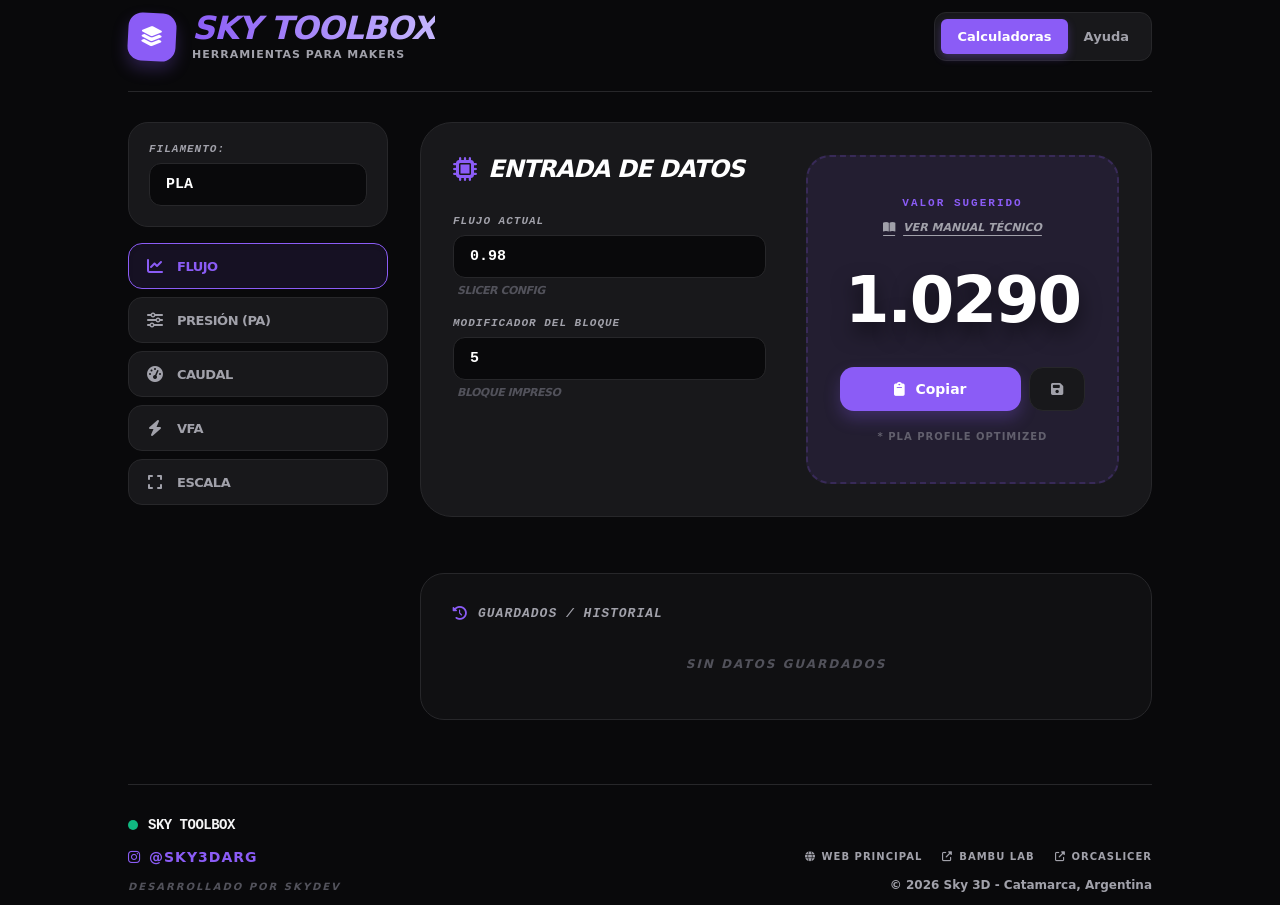
<file: skytoolbox.html>
<!DOCTYPE html>
<html lang="es">
<head>
    <meta charset="UTF-8">
    <meta name="viewport" content="width=device-width, initial-scale=1.0">
    
    <link rel="icon" type="image/png" sizes="96x96" href="icons/favicon-96x96.png">
    <link rel="shortcut icon" href="icons/favicon.ico" type="image/x-icon">
    <link rel="apple-touch-icon" href="icons/apple-touch-icon.png">
    <meta name="theme-color" content="#09090b">
    
    <title>Sky Toolbox | Calibrador Maestro 3D</title>
    
    <meta name="description" content="Sky Toolbox 3D: Herramienta profesional de calibración para impresión 3D. Calcula Flow, Pressure Advance, Velocidad Volumétrica y más.">
    <meta name="keywords" content="skydev, skytoolbox, calibracion 3d, orcaslicer, impresion 3d, franco jesus pacheco, catamarca">
    <meta name="author" content="Franco Jesús Pacheco">

    <meta http-equiv="Content-Security-Policy" content="default-src 'none'; script-src 'self' 'unsafe-inline'; style-src 'self' 'unsafe-inline' https://fonts.googleapis.com https://cdnjs.cloudflare.com; font-src 'self' https://fonts.gstatic.com https://cdnjs.cloudflare.com data:; img-src 'self' data: https://sky3d.com.ar; connect-src 'self'; base-uri 'self'; form-action 'self'; frame-ancestors 'none'; upgrade-insecure-requests;">

    <link rel="icon" type="image/png" sizes="96x96" href="icons/favicon-96x96.png">
    <link rel="shortcut icon" href="icons/favicon.ico" type="image/x-icon">
    <link rel="apple-touch-icon" href="icons/apple-touch-icon.png">
    <meta name="theme-color" content="#09090b">

    <link href="https://fonts.googleapis.com/css2?family=Inter:wght@400;600;700;800;900&display=swap" rel="stylesheet">
    <link rel="stylesheet" href="https://cdnjs.cloudflare.com/ajax/libs/font-awesome/6.5.1/css/all.min.css">
    
    <style>
        :root {
            --bg: #09090b;
            --card: #18181b;
            --card-hover: #27272a;
            --border: #27272a;
            --border-light: #3f3f46;
            --text: #f4f4f5;
            --text-dim: #a1a1aa;
            --accent: #8b5cf6;
            --accent-hover: #7c3aed;
            --accent-dim: rgba(139, 92, 246, 0.1);
            --danger: #ef4444;
            --danger-dim: rgba(239, 68, 68, 0.1);
            --warning: #f59e0b;
            --warning-dim: rgba(245, 158, 11, 0.1);
            --success: #10b981;
        }

        * { box-sizing: border-box; margin: 0; padding: 0; font-family: 'Inter', system-ui, sans-serif; }
        body { background: var(--bg); color: var(--text); min-height: 100vh; padding: 8px; font-size: 14px; }
        @media (min-width: 768px) { body { padding: 12px; font-size: 16px; } }
        
        input::-webkit-outer-spin-button, input::-webkit-inner-spin-button { -webkit-appearance: none; margin: 0; }
        input[type=number] { -moz-appearance: textfield; }
        a { text-decoration: none; color: inherit; }
        button { cursor: pointer; border: none; background: none; }
        select { appearance: none; background-image: url("data:image/svg+xml,%3csvg xmlns='http://www.w3.org/2000/svg' fill='none' viewBox='0 0 20 20'%3e%3cpath stroke='%238b5cf6' stroke-linecap='round' stroke-linejoin='round' stroke-width='1.5' d='M6 8l4 4 4-4'/%3e%3c/svg%3e"); background-position: right 1rem center; background-repeat: no-repeat; background-size: 1.25em 1.25em; padding-right: 2.5rem; }

        .container { max-width: 1024px; margin: 0 auto; width: 100%; }

        .header { display: flex; flex-direction: column; gap: 12px; border-bottom: 1px solid var(--border); padding-bottom: 16px; margin-bottom: 16px; }
        @media (min-width: 768px) { .header { flex-direction: row; justify-content: space-between; align-items: center; padding-bottom: 30px; margin-bottom: 30px; gap: 16px; } }
        
        .header-left { display: flex; align-items: center; gap: 12px; }
        @media (min-width: 768px) { .header-left { gap: 16px; } }
        .logo-box { width: 40px; height: 40px; background: var(--accent); border-radius: 10px; display: flex; justify-content: center; align-items: center; font-size: 18px; color: white; transform: rotate(3deg); box-shadow: 0 8px 16px rgba(139,92,246,0.25); transition: 0.3s; flex-shrink: 0; }
        .logo-box:hover { transform: rotate(0); }
        @media (min-width: 768px) { .logo-box { width: 48px; height: 48px; border-radius: 14px; font-size: 20px; } }
        
        .header-title { font-size: 22px; font-weight: 900; letter-spacing: -1px; text-transform: uppercase; font-style: italic; background: linear-gradient(to right, #8b5cf6, #c4b5fd); -webkit-background-clip: text; -webkit-text-fill-color: transparent; line-height: 1; margin-bottom: 4px; }
        @media (min-width: 768px) { .header-title { font-size: 32px; } }
        .header-subtitle { font-size: 10px; font-weight: 800; color: var(--text-dim); text-transform: uppercase; letter-spacing: 1px; }
        @media (min-width: 768px) { .header-subtitle { font-size: 11px; } }

        .tabs { display: flex; background: var(--card); padding: 4px; border-radius: 10px; border: 1px solid var(--border); width: 100%; }
        @media (min-width: 768px) { .tabs { width: auto; padding: 6px; border-radius: 12px; } }
        .tab-btn { flex: 1; padding: 10px 16px; border-radius: 6px; font-size: 12px; font-weight: 700; color: var(--text-dim); transition: 0.2s; }
        @media (min-width: 768px) { .tab-btn { font-size: 13px; } }
        .tab-btn.active { background: var(--accent); color: white; box-shadow: 0 4px 8px rgba(139,92,246,0.3); }
        .tab-content { display: none; animation: fadeIn 0.4s ease; }
        .tab-content.active { display: block; }

        .dashboard-grid { display: grid; grid-template-columns: 1fr; gap: 16px; }
        @media (min-width: 1024px) { .dashboard-grid { grid-template-columns: 260px 1fr; gap: 32px; } }
        
        .sidebar { display: flex; flex-direction: column; gap: 12px; }
        @media (min-width: 768px) { .sidebar { gap: 16px; } }
        .card { background: var(--card); border: 1px solid var(--border); border-radius: 16px; padding: 16px; }
        @media (min-width: 768px) { .card { border-radius: 20px; padding: 20px; } }
        
        .input-label { display: block; font-size: 10px; font-weight: 900; color: var(--text-dim); text-transform: uppercase; letter-spacing: 1px; margin-bottom: 6px; font-family: monospace; font-style: italic; }
        @media (min-width: 768px) { .input-label { font-size: 11px; margin-bottom: 8px; } }
        .input-field { width: 100%; background: var(--bg); border: 1px solid var(--border); color: white; padding: 10px 12px; border-radius: 10px; font-size: 13px; font-weight: 700; outline: none; transition: 0.2s; font-family: monospace; }
        @media (min-width: 768px) { .input-field { padding: 12px 16px; font-size: 15px; border-radius: 12px; } }
        .input-field:focus { border-color: var(--accent); box-shadow: 0 0 0 2px var(--accent-dim); }
        
        .menu-list { display: flex; gap: 8px; overflow-x: auto; padding-bottom: 4px; margin-bottom: -4px; }
        .menu-list::-webkit-scrollbar { display: none; }
        @media (min-width: 1024px) { .menu-list { flex-direction: column; overflow: visible; padding: 0; margin-bottom: 0; } }
        .menu-btn { display: flex; align-items: center; gap: 10px; padding: 12px 14px; background: var(--card); border: 1px solid var(--border); border-radius: 12px; color: var(--text-dim); font-size: 12px; font-weight: 800; text-transform: uppercase; letter-spacing: -0.5px; white-space: nowrap; transition: 0.2s; flex-shrink: 0; }
        @media (min-width: 768px) { .menu-btn { gap: 12px; padding: 14px 16px; font-size: 13px; border-radius: 14px; } }
        .menu-btn:hover { border-color: var(--border-light); color: white; }
        .menu-btn.active { background: var(--accent-dim); border-color: var(--accent); color: var(--accent); box-shadow: inset 0 2px 4px rgba(0,0,0,0.1); }
        .menu-btn i { font-size: 16px; width: 20px; text-align: center; }

        .calc-hero { background: var(--card); border: 1px solid var(--border); border-radius: 16px; padding: 16px; display: grid; grid-template-columns: 1fr; gap: 20px; position: relative; overflow: hidden; }
        @media (min-width: 768px) { .calc-hero { padding: 32px; grid-template-columns: 1fr 1fr; gap: 40px; border-radius: 32px; } }
        
        .section-title { font-size: 18px; font-weight: 900; color: white; margin-bottom: 20px; display: flex; align-items: center; gap: 10px; font-style: italic; text-transform: uppercase; letter-spacing: -1px; }
        @media (min-width: 768px) { .section-title { font-size: 24px; margin-bottom: 32px; gap: 12px; } }
        .section-title i { color: var(--accent); }
        
        .calc-group { display: none; }
        .calc-group.active { display: block; animation: fadeIn 0.3s ease; }
        .input-wrapper { margin-bottom: 16px; }
        @media (min-width: 768px) { .input-wrapper { margin-bottom: 20px; } }
        .input-hint { font-size: 10px; color: #52525b; font-weight: 800; text-transform: uppercase; margin-top: 6px; font-style: italic; letter-spacing: -0.5px; padding-left: 4px; }
        @media (min-width: 768px) { .input-hint { font-size: 11px; } }

        .result-section { background: var(--accent-dim); border: 2px dashed rgba(139,92,246,0.2); border-radius: 16px; padding: 24px 16px; display: flex; flex-direction: column; align-items: center; justify-content: center; text-align: center; height: 100%; }
        @media (min-width: 768px) { .result-section { padding: 40px 32px; border-radius: 24px; } }
        .result-label { font-size: 10px; font-weight: 900; color: var(--accent); text-transform: uppercase; letter-spacing: 2px; margin-bottom: 10px; font-family: monospace; }
        @media (min-width: 768px) { .result-label { font-size: 11px; margin-bottom: 12px; } }
        .link-btn { font-size: 10px; color: var(--text-dim); font-weight: 800; text-transform: uppercase; text-decoration: underline; text-underline-offset: 4px; display: inline-flex; align-items: center; gap: 6px; transition: 0.2s; font-style: italic; cursor: pointer; }
        @media (min-width: 768px) { .link-btn { font-size: 11px; gap: 8px; } }
        .link-btn:hover { color: var(--accent); }
        
        .result-value { font-size: 32px; font-weight: 900; color: white; margin: 16px 0; letter-spacing: -1px; line-height: 1.2; text-shadow: 0 10px 20px rgba(0,0,0,0.5); white-space: pre-line; }
        @media (min-width: 768px) { .result-value { font-size: 64px; margin: 28px 0; letter-spacing: -2px; } }
        .result-value.multiline { font-size: 26px; }
        @media (min-width: 768px) { .result-value.multiline { font-size: 40px; } }
        
        .action-buttons { display: flex; gap: 8px; width: 100%; max-width: 260px; }
        .btn { padding: 12px; border-radius: 12px; font-weight: 800; font-size: 13px; display: flex; align-items: center; justify-content: center; gap: 8px; transition: 0.2s; cursor: pointer; border: none; }
        @media (min-width: 768px) { .btn { padding: 14px; border-radius: 14px; font-size: 14px; gap: 10px; } }
        .btn-primary { background: var(--accent); color: white; flex: 1; box-shadow: 0 8px 16px rgba(139,92,246,0.25); }
        .btn-primary:active { transform: scale(0.95); }
        .btn-secondary { background: var(--card); color: var(--text-dim); border: 1px solid var(--border); width: 50px; }
        @media (min-width: 768px) { .btn-secondary { width: 56px; } }
        .btn-secondary:hover { background: var(--border); color: white; }
        .btn-success { background: var(--success) !important; color: white !important; border-color: var(--success) !important; box-shadow: 0 8px 16px rgba(16,185,129,0.25) !important; }
        
        .result-note { font-size: 9px; color: var(--text-dim); font-weight: 900; text-transform: uppercase; letter-spacing: 1px; margin-top: 16px; opacity: 0.5; }
        @media (min-width: 768px) { .result-note { font-size: 10px; margin-top: 20px; } }
        .result-help-box { background: rgba(9,9,11,0.5); border: 1px solid var(--border); padding: 10px 14px; border-radius: 10px; font-size: 10px; color: var(--text-dim); margin-top: 16px; font-weight: 600; text-transform: uppercase; letter-spacing: -0.5px; font-style: italic; display: none; }
        @media (min-width: 768px) { .result-help-box { font-size: 11px; } }

        .history-card { margin-top: 16px; background: rgba(24,24,27,0.5); border: 1px solid var(--border); border-radius: 16px; padding: 16px; }
        @media (min-width: 768px) { .history-card { margin-top: 32px; border-radius: 24px; padding: 32px; } }
        .history-header { display: flex; justify-content: space-between; align-items: center; margin-bottom: 16px; }
        @media (min-width: 768px) { .history-header { margin-bottom: 20px; } }
        .history-title { font-size: 12px; font-weight: 900; color: var(--text-dim); text-transform: uppercase; display: flex; align-items: center; gap: 8px; font-family: monospace; font-style: italic; letter-spacing: 1px; }
        @media (min-width: 768px) { .history-title { font-size: 13px; gap: 10px; } }
        .history-title i { color: var(--accent); font-size: 14px; }
        .btn-clear { font-size: 10px; font-weight: 800; color: rgba(239,68,68,0.6); text-transform: uppercase; display: flex; align-items: center; gap: 6px; transition: 0.2s; display: none; }
        @media (min-width: 768px) { .btn-clear { font-size: 11px; } }
        .btn-clear:hover { color: var(--danger); }
        
        .history-grid { display: grid; grid-template-columns: 1fr; gap: 10px; }
        @media (min-width: 640px) { .history-grid { grid-template-columns: 1fr 1fr; gap: 12px; } }
        @media (min-width: 1024px) { .history-grid { grid-template-columns: 1fr 1fr 1fr; } }
        
        .history-item { background: var(--bg); border: 1px solid rgba(39,39,42,0.5); padding: 12px 14px; border-radius: 12px; display: flex; justify-content: space-between; align-items: center; transition: 0.2s; position: relative; }
        @media (min-width: 768px) { .history-item { padding: 14px 16px; border-radius: 14px; } }
        .history-item:hover { border-color: var(--accent-dim); background: var(--card); }
        .hist-info { display: flex; flex-direction: column; }
        .hist-type { font-size: 9px; font-weight: 900; color: var(--accent); text-transform: uppercase; letter-spacing: -0.5px; }
        @media (min-width: 768px) { .hist-type { font-size: 10px; } }
        .hist-mat { font-size: 10px; color: var(--text-dim); font-weight: 600; margin-top: 2px; }
        @media (min-width: 768px) { .hist-mat { font-size: 11px; } }
        .hist-right { display: flex; align-items: center; gap: 10px; }
        @media (min-width: 768px) { .hist-right { gap: 12px; } }
        .hist-val { font-size: 13px; font-weight: 800; color: white; font-family: monospace; white-space: pre-line; text-align: right; }
        @media (min-width: 768px) { .hist-val { font-size: 15px; } }
        .hist-del { color: #52525b; padding: 6px; border-radius: 6px; transition: 0.2s; font-size: 12px; opacity: 0.5; }
        @media (min-width: 768px) { .hist-del { font-size: 14px; } }
        .history-item:hover .hist-del { opacity: 1; }
        .hist-del:hover { background: var(--danger-dim); color: var(--danger); }
        .empty-history { text-align: center; color: #52525b; font-size: 11px; font-style: italic; font-weight: 600; text-transform: uppercase; letter-spacing: 2px; padding: 16px; grid-column: 1 / -1; }
        @media (min-width: 768px) { .empty-history { font-size: 12px; } }

        .guide-container { display: flex; flex-direction: column; gap: 12px; margin-bottom: 24px; }
        @media (min-width: 768px) { .guide-container { gap: 16px; } }
        details { background: rgba(24,24,27,0.8); border: 1px solid var(--border); border-radius: 14px; transition: 0.2s; overflow: hidden; scroll-margin-top: 20px; }
        @media (min-width: 768px) { details { border-radius: 16px; } }
        details:hover { border-color: var(--border-light); }
        summary { padding: 16px; display: flex; justify-content: space-between; align-items: center; cursor: pointer; outline: none; }
        @media (min-width: 768px) { summary { padding: 20px 24px; } }
        .sum-left { display: flex; align-items: center; gap: 12px; }
        @media (min-width: 768px) { .sum-left { gap: 16px; } }
        .sum-icon { width: 36px; height: 36px; background: var(--bg); border-radius: 10px; display: flex; justify-content: center; align-items: center; font-size: 16px; color: var(--accent); box-shadow: inset 0 2px 4px rgba(0,0,0,0.2); transition: 0.2s; flex-shrink: 0; }
        @media (min-width: 768px) { .sum-icon { width: 44px; height: 44px; border-radius: 12px; font-size: 18px; } }
        details:hover .sum-icon { background: var(--accent-dim); }
        .sum-title { font-size: 14px; font-weight: 800; color: white; text-transform: uppercase; font-style: italic; margin-bottom: 2px; line-height: 1.2; letter-spacing: -0.5px; transition: 0.2s; }
        @media (min-width: 768px) { .sum-title { font-size: 16px; margin-bottom: 4px; } }
        details:hover .sum-title { color: var(--accent); }
        .sum-badge { font-size: 9px; font-weight: 900; color: var(--accent); text-transform: uppercase; letter-spacing: 1px; }
        @media (min-width: 768px) { .sum-badge { font-size: 10px; } }
        .sum-arrow { color: var(--text-dim); font-size: 14px; transition: transform 0.3s; }
        @media (min-width: 768px) { .sum-arrow { font-size: 16px; } }
        details[open] .sum-arrow { transform: rotate(180deg); color: var(--text); }
        .det-content { padding: 0 16px 20px 16px; color: var(--text-dim); font-size: 13px; line-height: 1.5; }
        @media (min-width: 768px) { .det-content { padding: 0 24px 28px 24px; font-size: 14px; line-height: 1.6; } }
        .det-content strong { color: white; }
        .det-box { background: rgba(9,9,11,0.5); padding: 16px; border-radius: 12px; border: 1px solid var(--border); margin-top: 16px; }
        @media (min-width: 768px) { .det-box { padding: 20px; border-radius: 14px; margin-top: 20px; } }
        .det-box-title { font-size: 10px; font-weight: 900; color: var(--accent); text-transform: uppercase; letter-spacing: 1px; margin-bottom: 12px; }
        @media (min-width: 768px) { .det-box-title { font-size: 11px; } }

        .wiki-card { background: linear-gradient(135deg, var(--accent-dim), rgba(24,24,27,0.8)); border: 1px solid rgba(139,92,246,0.3); border-radius: 16px; padding: 20px; display: flex; flex-direction: column; gap: 20px; text-align: left; box-shadow: 0 10px 30px rgba(0,0,0,0.3); position: relative; overflow: hidden; }
        @media (min-width: 768px) { .wiki-card { padding: 32px 40px; border-radius: 20px; flex-direction: row; align-items: center; justify-content: space-between; } }
        .wiki-info { display: flex; align-items: flex-start; gap: 16px; position: relative; z-index: 2; }
        @media (min-width: 768px) { .wiki-info { gap: 24px; } }
        .wiki-icon { width: 40px; height: 40px; background: var(--card); border-radius: 12px; display: flex; justify-content: center; align-items: center; font-size: 20px; color: var(--accent); flex-shrink: 0; box-shadow: inset 0 2px 4px rgba(0,0,0,0.2); }
        @media (min-width: 768px) { .wiki-icon { width: 56px; height: 56px; font-size: 28px; border-radius: 16px; } }
        .wiki-text h4 { font-size: 18px; font-weight: 900; color: white; margin-bottom: 4px; font-style: italic; letter-spacing: -0.5px; }
        @media (min-width: 768px) { .wiki-text h4 { font-size: 22px; margin-bottom: 6px; } }
        .wiki-text p { font-size: 12px; color: var(--text-dim); line-height: 1.4; max-width: 400px; }
        @media (min-width: 768px) { .wiki-text p { font-size: 14px; line-height: 1.5; } }
        .wiki-btn { background: var(--accent); color: white; padding: 12px 20px; border-radius: 12px; font-size: 13px; font-weight: 800; display: inline-flex; justify-content: center; align-items: center; gap: 8px; transition: 0.2s; white-space: nowrap; z-index: 2; position: relative; box-shadow: 0 8px 16px rgba(139,92,246,0.25); }
        @media (min-width: 768px) { .wiki-btn { padding: 16px 32px; font-size: 15px; border-radius: 14px; gap: 10px; } }
        .wiki-btn:hover { background: var(--accent-hover); transform: translateY(-2px); box-shadow: 0 12px 24px rgba(139,92,246,0.4); }

        .symptom-grid { display: grid; grid-template-columns: 1fr; gap: 12px; margin-bottom: 16px; }
        @media (min-width: 640px) { .symptom-grid { grid-template-columns: 1fr 1fr; gap: 16px; } }
        .symptom-card { padding: 16px; border-radius: 12px; text-align: left; display: flex; flex-direction: column; gap: 10px; }
        @media (min-width: 768px) { .symptom-card { padding: 20px; border-radius: 16px; gap: 12px; } }
        .symptom-card.warning { border: 1px solid var(--warning); background: var(--warning-dim); }
        .symptom-card.danger { border: 1px solid var(--danger); background: var(--danger-dim); }
        .symptom-title { font-size: 13px; font-weight: 900; text-transform: uppercase; color: white; display: flex; align-items: center; gap: 8px; }
        @media (min-width: 768px) { .symptom-title { font-size: 14px; } }
        .symptom-desc { font-size: 12px; color: rgba(255,255,255,0.8); font-style: italic; line-height: 1.4; }
        @media (min-width: 768px) { .symptom-desc { font-size: 13px; } }
        .symptom-diag { font-size: 13px; line-height: 1.5; color: white; margin-top: auto; padding-top: 12px; border-top: 1px solid rgba(255,255,255,0.1); }
        @media (min-width: 768px) { .symptom-diag { font-size: 14px; } }
        
        table { width: 100%; border-collapse: collapse; }
        th { text-align: left; padding: 10px 12px; font-size: 9px; font-weight: 900; text-transform: uppercase; color: var(--text-dim); border-bottom: 1px solid var(--border); letter-spacing: 1px; }
        td { padding: 10px 12px; font-size: 12px; font-weight: 600; border-bottom: 1px solid rgba(39,39,42,0.5); color: white; }
        @media (min-width: 768px) { th, td { padding: 14px 16px; font-size: 10px; } td { font-size: 13px; } }
        tr:hover td { background: rgba(139,92,246,0.05); }
        tr:last-child td { border-bottom: none; }
        td.mat-name { color: var(--accent); font-weight: 900; }
        td.mono { font-family: monospace; font-size: 12px; }
        @media (min-width: 768px) { td.mono { font-size: 14px; } }
        .note-col { font-style: italic; color: var(--text-dim); font-size: 11px; font-weight: 400; }
        @media (min-width: 768px) { .note-col { font-size: 12px; } }
        @media (max-width: 640px) { .note-col, th:last-child { display: none; } }

        .footer { margin-top: 40px; padding-top: 20px; border-top: 1px solid var(--border); display: flex; flex-direction: column; gap: 16px; color: var(--text-dim); }
        @media (min-width: 768px) { .footer { margin-top: 64px; padding-top: 32px; flex-direction: row; justify-content: space-between; align-items: flex-end; gap: 24px; } }
        .footer-left { display: flex; flex-direction: column; gap: 6px; text-align: center; }
        @media (min-width: 768px) { .footer-left { text-align: left; gap: 8px; } }
        .footer-brand { display: flex; align-items: center; justify-content: center; gap: 8px; font-weight: 900; font-family: monospace; text-transform: uppercase; color: var(--text); font-size: 12px; letter-spacing: -0.5px; }
        @media (min-width: 768px) { .footer-brand { justify-content: flex-start; font-size: 14px; gap: 10px; } }
        .dot { width: 8px; height: 8px; background: var(--success); border-radius: 50%; display: inline-block; animation: pulse 2s infinite; }
        @media (min-width: 768px) { .dot { width: 10px; height: 10px; } }
        .footer-social { display: inline-flex; align-items: center; justify-content: center; gap: 6px; color: var(--accent); font-size: 12px; font-weight: 900; text-transform: uppercase; letter-spacing: 1px; transition: 0.2s; margin: 4px 0; }
        @media (min-width: 768px) { .footer-social { justify-content: flex-start; font-size: 14px; margin: 8px 0; gap: 8px; } }
        .footer-social:hover { color: var(--accent-hover); }
        .footer-dev { font-size: 9px; text-transform: uppercase; font-weight: 900; letter-spacing: 2px; font-style: italic; color: #52525b; }
        @media (min-width: 768px) { .footer-dev { font-size: 10px; } }
        
        .footer-right { display: flex; flex-direction: column; gap: 10px; text-align: center; }
        @media (min-width: 768px) { .footer-right { text-align: right; gap: 16px; } }
        .footer-links { display: flex; flex-wrap: wrap; justify-content: center; gap: 12px; font-weight: 900; text-transform: uppercase; font-size: 9px; letter-spacing: 1px; }
        @media (min-width: 768px) { .footer-links { justify-content: flex-end; font-size: 10px; gap: 20px; } }
        .footer-links a { display: inline-flex; align-items: center; gap: 4px; transition: 0.2s; }
        @media (min-width: 768px) { .footer-links a { gap: 6px; } }
        .footer-links a:hover { color: var(--accent); }
        .footer-copy { font-size: 10px; font-weight: 600; }
        @media (min-width: 768px) { .footer-copy { font-size: 12px; } }

        @keyframes fadeIn { from { opacity: 0; transform: translateY(10px); } to { opacity: 1; transform: translateY(0); } }
        @keyframes pulse { 0% { box-shadow: 0 0 0 0 rgba(16,185,129,0.4); } 70% { box-shadow: 0 0 0 10px rgba(16,185,129,0); } 100% { box-shadow: 0 0 0 0 rgba(16,185,129,0); } }
    </style>
</head>
<body>
    <div class="container">
        
        <header class="header">
            <div class="header-left">
                <div class="logo-box">
                    <i class="fas fa-layer-group"></i>
                </div>
                <div>
                    <h1 class="header-title">Sky Toolbox</h1>
                    <p class="header-subtitle">Herramientas para makers</p>
                </div>
            </div>
            <div class="tabs">
                <button id="btn-tab-calculators" onclick="switchTab('calculators')" class="tab-btn active">Calculadoras</button>
                <button id="btn-tab-guide" onclick="switchTab('guide')" class="tab-btn">Ayuda</button>
            </div>
        </header>

        <div id="tab-calculators" class="tab-content active">
            <div class="dashboard-grid">
                
                <div class="sidebar">
                    <div class="card">
                        <label class="input-label">Filamento:</label>
                        <select id="mat-select" onchange="changeMaterial(this.value)" class="input-field">
                            <option value="PLA">PLA</option>
                            <option value="PETG">PETG</option>
                            <option value="ABS">ABS</option>
                            <option value="ASA">ASA</option>
                            <option value="TPU">TPU</option>
                            <option value="PET">PET</option>
                            <option value="NYLON">NYLON</option>
                            <option value="PC">PC</option>
                            <option value="Otros">Otros</option>
                        </select>
                    </div>
                    
                    <div class="menu-list">
                        <button onclick="setCalc('flow')" class="menu-btn active" data-calc="flow">
                            <i class="fas fa-chart-line"></i> Flujo
                        </button>
                        <button onclick="setCalc('pa')" class="menu-btn" data-calc="pa">
                            <i class="fas fa-sliders"></i> Presión (PA)
                        </button>
                        <button onclick="setCalc('vol')" class="menu-btn" data-calc="vol">
                            <i class="fas fa-gauge-high"></i> Caudal
                        </button>
                        <button onclick="setCalc('vfa')" class="menu-btn" data-calc="vfa">
                            <i class="fas fa-bolt"></i> VFA
                        </button>
                        <button onclick="setCalc('shrink')" class="menu-btn" data-calc="shrink">
                            <i class="fas fa-expand"></i> Escala
                        </button>
                    </div>
                </div>

                <div style="display: flex; flex-direction: column; gap: 24px;">
                    <div class="calc-hero">
                        <div>
                            <h3 class="section-title"><i class="fas fa-microchip"></i> Entrada de Datos</h3>
                            
                            <div id="inputs-flow" class="calc-group active">
                                <div class="input-wrapper">
                                    <label class="input-label">Flujo Actual</label>
                                    <input type="number" id="flow-c" value="0.98" step="0.01" class="input-field" oninput="calcResult()">
                                    <p class="input-hint">Slicer config</p>
                                </div>
                                <div class="input-wrapper">
                                    <label class="input-label">Modificador del Bloque</label>
                                    <input type="number" id="flow-m" value="5" class="input-field" oninput="calcResult()">
                                    <p class="input-hint">Bloque impreso</p>
                                </div>
                            </div>

                            <div id="inputs-pa" class="calc-group">
                                <div class="input-wrapper">
                                    <label class="input-label">Valor Inicial</label>
                                    <input type="number" id="pa-start" value="0" class="input-field" oninput="calcResult()">
                                </div>
                                <div class="input-wrapper">
                                    <label class="input-label">Paso (Step)</label>
                                    <input type="number" id="pa-step" value="0.02" step="0.01" class="input-field" oninput="calcResult()">
                                </div>
                                <div class="input-wrapper">
                                    <label class="input-label">Altura Medida</label>
                                    <input type="number" id="pa-h" value="10" class="input-field" oninput="calcResult()">
                                </div>
                            </div>

                            <div id="inputs-vol" class="calc-group">
                                <div class="input-wrapper">
                                    <label class="input-label">Inicio (mm³/s)</label>
                                    <input type="number" id="vol-start" value="5" class="input-field" oninput="calcResult()">
                                </div>
                                <div class="input-wrapper">
                                    <label class="input-label">Paso</label>
                                    <input type="number" id="vol-step" value="0.5" step="0.1" class="input-field" oninput="calcResult()">
                                </div>
                                <div class="input-wrapper">
                                    <label class="input-label">Altura Fallo</label>
                                    <input type="number" id="vol-h" value="20" class="input-field" oninput="calcResult()">
                                </div>
                            </div>

                            <div id="inputs-vfa" class="calc-group">
                                <div class="input-wrapper">
                                    <label class="input-label">Velocidad Inicial</label>
                                    <input type="number" id="vfa-start" value="100" class="input-field" oninput="calcResult()">
                                </div>
                                <div class="input-wrapper">
                                    <label class="input-label">Incremento</label>
                                    <input type="number" id="vfa-step" value="20" class="input-field" oninput="calcResult()">
                                </div>
                                <div class="input-wrapper">
                                    <label class="input-label">Nivel</label>
                                    <input type="number" id="vfa-level" value="3" class="input-field" oninput="calcResult()">
                                </div>
                            </div>

                            <div id="inputs-shrink" class="calc-group">
                                <div class="input-wrapper">
                                    <label class="input-label">Medida Slicer X/Y (mm)</label>
                                    <input type="number" id="shrink-t-xy" value="20" class="input-field" oninput="calcResult()">
                                    <p class="input-hint">Cubo de calibración 20x20x20</p>
                                </div>
                                <div class="input-wrapper">
                                    <label class="input-label">Medida Calibre X/Y (mm)</label>
                                    <input type="number" id="shrink-m-xy" value="19.8" step="0.1" class="input-field" oninput="calcResult()">
                                </div>
                                <div class="input-wrapper" style="margin-top: 16px; padding-top: 16px; border-top: 1px solid var(--border);">
                                    <label class="input-label">Medida Slicer Z (mm)</label>
                                    <input type="number" id="shrink-t-z" value="20" class="input-field" oninput="calcResult()">
                                </div>
                                <div class="input-wrapper">
                                    <label class="input-label">Medida Calibre Z (mm)</label>
                                    <input type="number" id="shrink-m-z" value="19.9" step="0.1" class="input-field" oninput="calcResult()">
                                </div>
                            </div>
                        </div>

                        <div class="result-section">
                            <p class="result-label">Valor Sugerido</p>
                            <button onclick="openGuide(currentCalc)" class="link-btn">
                                <i class="fas fa-book-open"></i> Ver manual técnico
                            </button>
                            
                            <div class="result-value" id="result-val">1.0290</div>
                            
                            <div class="action-buttons">
                                <button id="btn-copy" onclick="copyRes()" class="btn btn-primary">
                                    <i class="fas fa-clipboard"></i> <span>Copiar</span>
                                </button>
                                <button id="btn-save" onclick="saveRes()" class="btn btn-secondary">
                                    <i class="fas fa-floppy-disk"></i>
                                </button>
                            </div>
                            <div id="result-help" class="result-help-box"></div>
                            <p class="result-note" id="mat-label-res">* PLA profile optimized</p>
                        </div>
                    </div>

                    <div class="history-card">
                        <div class="history-header">
                            <h4 class="history-title">
                                <i class="fas fa-clock-rotate-left"></i> Guardados / Historial
                            </h4>
                            <button id="btn-clear-history" onclick="clearHistory()" class="btn-clear">
                                <i class="fas fa-trash-can"></i> Borrar Todo
                            </button>
                        </div>
                        <div id="history-list" class="history-grid">
                            <p class="empty-history">Sin datos guardados</p>
                        </div>
                    </div>
                </div>
            </div>
        </div>

        <div id="tab-guide" class="tab-content">
            <div class="guide-container">
                
                <details id="guide-flow">
                    <summary>
                        <div class="sum-left">
                            <div class="sum-icon"><i class="fas fa-chart-line"></i></div>
                            <div>
                                <h3 class="sum-title">1. Relación de Flujo (Flow Ratio)</h3>
                                <p class="sum-badge">Guía Técnica</p>
                            </div>
                        </div>
                        <i class="fas fa-chevron-down sum-arrow"></i>
                    </summary>
                    <div class="det-content">
                        <p>El Ratio de Flujo (o Multiplicador de Extrusión) ajusta el volumen real de plástico respecto al comando del Slicer. Un error del 1% arruina los encajes mecánicos y la estética.</p>
                        <div class="det-box">
                            • <strong>Pass 1 (Grueso):</strong> Imprima bloques de -20 a +10. Busque el que tenga la superficie 100% cerrada pero sin rebabas en los bordes. <br/><br/>
                            • <strong>Pass 2 (Fino):</strong> Imprima bloques de -9 a +1 para ajuste micrométrico. <br/><br/>
                            • <strong>Nota de inspección:</strong> Use luz lateral rasante. Si ve huecos entre las líneas de la tapa superior, falta flujo. Si ve crestas o picos donde la boquilla arrastra material, sobra flujo.
                        </div>
                    </div>
                </details>

                <details id="guide-pa">
                    <summary>
                        <div class="sum-left">
                            <div class="sum-icon"><i class="fas fa-sliders"></i></div>
                            <div>
                                <h3 class="sum-title">2. Avance de Presión (Pressure Advance)</h3>
                                <p class="sum-badge">Guía Técnica</p>
                            </div>
                        </div>
                        <i class="fas fa-chevron-down sum-arrow"></i>
                    </summary>
                    <div class="det-content">
                        <p>El Pressure Advance (PA) compensa la elasticidad del filamento y la inercia del fundido dentro del Hotend. Es vital para la nitidez en esquinas.</p>
                        <div class="det-box">
                            • <strong>Qué soluciona:</strong> Elimina esquinas abultadas (over-extrusion en giros), evita hilos al final de perímetros y garantiza que el flujo sea constante al iniciar líneas nuevas.<br/><br/>
                            • <strong>Metodología:</strong> Imprima la torre de PA. Mida con calibre la altura donde la esquina forma un ángulo de 90° perfecto, sin redondeos pero sin "mordidas" de falta de material. <br/><br/>
                            • <strong>Valores guía:</strong> Direct Drive (0.012 - 0.045), Bowden (0.12 - 0.55). Un valor excesivo causará ruidos metálicos en el extrusor.
                        </div>
                    </div>
                </details>

                <details id="guide-vol">
                    <summary>
                        <div class="sum-left">
                            <div class="sum-icon"><i class="fas fa-gauge-high"></i></div>
                            <div>
                                <h3 class="sum-title">3. Límite de Velocidad Volumétrica</h3>
                                <p class="sum-badge">Guía Técnica</p>
                            </div>
                        </div>
                        <i class="fas fa-chevron-down sum-arrow"></i>
                    </summary>
                    <div class="det-content">
                        <p>Determina el límite físico real de su Hotend (mm³/s). Es el "techo" de rendimiento de su hardware, por encima del cual el motor saltará o habrá subextrusión severa.</p>
                        <div class="det-box">
                            <h4 class="det-box-title">Límites de Referencia:</h4>
                            
                            <div style="margin-bottom: 16px;">
                                <strong style="color:var(--accent);">Hotend V6</strong>
                                <p style="font-size:13px; margin:4px 0;">Hotend clásico de E3D. Zona de fusión corta (~12mm). Ideal para precisión pero limitado en caudal máximo.</p>
                                <span class="mono">12 - 15 mm³/s</span>
                            </div>
                            
                            <div style="margin-bottom: 16px;">
                                <strong style="color:var(--accent);">Hotend Volcano</strong>
                                <p style="font-size:13px; margin:4px 0;">Hotend de alta capacidad. Bloque vertical con zona de fusión de ~20mm. Permite duplicar la velocidad de extrusión.</p>
                                <span class="mono">24 - 32 mm³/s</span>
                            </div>
                            
                            <div>
                                <strong style="color:var(--accent);">Bambu Lab HF</strong>
                                <p style="font-size:13px; margin:4px 0;">Hotend con calentador cerámico 360° y zona de fundido optimizada para CoreXY de ultra-velocidad.</p>
                                <span class="mono">28 - 36 mm³/s</span>
                            </div>
                        </div>
                    </div>
                </details>

                <details id="guide-vfa">
                    <summary>
                        <div class="sum-left">
                            <div class="sum-icon"><i class="fas fa-bolt"></i></div>
                            <div>
                                <h3 class="sum-title">4. Test de Vibraciones (VFA)</h3>
                                <p class="sum-badge">Guía Técnica</p>
                            </div>
                        </div>
                        <i class="fas fa-chevron-down sum-arrow"></i>
                    </summary>
                    <div class="det-content">
                        <p>Las Vertical Fine Artifacts (VFA) son marcas visuales repetitivas causadas por la resonancia de los motores paso a paso en velocidades específicas.</p>
                        <div class="det-box">
                            • <strong>Metodología:</strong> Imprima una pared alta aumentando la velocidad 20mm/s cada 10mm de altura (de 20mm/s a 200mm/s). <br/><br/>
                            • <strong>Análisis:</strong> Use luz lateral intensa. Notará que en ciertas velocidades la pared se ve "borrosa" o con líneas verticales, y en otras se ve como un espejo liso y brillante. <br/><br/>
                            • <strong>Acción:</strong> Identifique ese escalón de máxima calidad y use esa velocidad fija para sus perímetros externos en perfiles de alta calidad.
                        </div>
                    </div>
                </details>

                <details id="guide-shrink">
                    <summary>
                        <div class="sum-left">
                            <div class="sum-icon"><i class="fas fa-expand"></i></div>
                            <div>
                                <h3 class="sum-title">5. Encogimiento y Escala (Física Térmica)</h3>
                                <p class="sum-badge">Guía Técnica</p>
                            </div>
                        </div>
                        <i class="fas fa-chevron-down sum-arrow"></i>
                    </summary>
                    <div class="det-content">
                        <div style="background: rgba(245,158,11,0.1); border: 1px solid rgba(245,158,11,0.3); padding: 16px; border-radius: 12px; display: flex; gap: 12px; align-items: flex-start; margin-bottom: 20px;">
                            <i class="fas fa-triangle-exclamation" style="color: #f59e0b; font-size: 20px;"></i>
                            <div>
                                <h4 style="color: white; font-weight: 800; font-style: italic; margin-bottom: 6px;">Física de Polímeros vs Configuración</h4>
                                <p style="font-size: 13px;">Si sus paredes miden 0.42mm perfectos pero su cubo de calibración de 20mm mide 19.8mm tras enfriarse, no es subextrusión: es contracción térmica. Al enfriarse, las moléculas se agrupan y la pieza "encoge" físicamente.</p>
                            </div>
                        </div>
                        
                        <div class="det-box">
                            <h4 class="det-box-title">Tasas de Contracción por Material:</h4>
                            <p>• <strong>PLA / PETG:</strong> 0.1% - 0.2%. Generalmente despreciable para uso doméstico.</p><br/>
                            <p>• <strong>ABS / ASA:</strong> 0.6% - 0.9%. Obligatorio compensar en la herramienta Escalar objeto.</p><br/>
                            <p>• <strong>Nylon / PC:</strong> 1.0% - 1.6%. Contracción extrema que requiere piezas sobredimensionadas.</p>
                            
                            <div style="border-top: 1px solid var(--border); margin-top: 20px; padding-top: 16px; font-size: 13px; font-style: italic;">
                                <strong>Procedimiento:</strong> Imprima un cubo de calibración de 20x20x20mm. Mida los ejes X e Y con calibre digital de precisión cuando la pieza esté a temperatura ambiente (fría) y saque el promedio para la primera casilla. Mida el eje Z e ingréselo en la segunda. El resultado le dará el porcentaje exacto para compensar la contracción en la herramienta escalar de su laminador.
                            </div>
                        </div>
                    </div>
                </details>

                <details>
                    <summary>
                        <div class="sum-left">
                            <div class="sum-icon"><i class="fas fa-wind"></i></div>
                            <div>
                                <h3 class="sum-title">6. Diagnóstico de Humedad y Secado</h3>
                                <p class="sum-badge">Guía Técnica</p>
                            </div>
                        </div>
                        <i class="fas fa-chevron-down sum-arrow"></i>
                    </summary>
                    <div class="det-content">
                        
                        <div style="background: rgba(239,68,68,0.1); border: 1px solid rgba(239,68,68,0.3); padding: 16px; border-radius: 12px; display: flex; gap: 12px; align-items: center; margin-bottom: 24px;">
                            <i class="fas fa-triangle-exclamation" style="color: var(--danger); font-size: 24px;"></i>
                            <p style="font-size: 13px; color: white;"><strong>¡ADVERTENCIA OBLIGATORIA!</strong> Es indispensable contar con una secadora de filamento o deshidratador. <strong>JAMÁS</strong> use hornos de cocina domésticos por el alto peligro de derretir la bobina y emitir gases tóxicos.</p>
                        </div>

                        <div class="symptom-grid">
                            <div class="symptom-card warning">
                                <span class="symptom-title"><i class="fas fa-sliders" style="color: var(--warning);"></i> Velo / Stringing</span>
                                <span class="symptom-desc">Hilos constantes pero paredes sólidas.</span>
                                <div class="symptom-diag"><strong>Diagnóstico:</strong> Humedad leve o retracción. Calibre PA primeiro. Si persiste, seque el filamento.</div>
                            </div>
                            <div class="symptom-card danger">
                                <span class="symptom-title"><i class="fas fa-triangle-exclamation" style="color: var(--danger);"></i> Popping / Burbujas</span>
                                <span class="symptom-desc">Explosiones en la boquilla y huecos en las paredes.</span>
                                <div class="symptom-diag"><strong>Diagnóstico:</strong> HUMEDAD CRÍTICA. No ajuste el Slicer. Seque el filamento inmediatamente (mínimo 6-12h).</div>
                            </div>
                        </div>

                        <div class="det-box" style="padding: 0; overflow: hidden; background: var(--bg); border: 1px solid var(--border);">
                            <table>
                                <thead>
                                    <tr><th>Material</th><th>Temp Secado</th><th>Tiempo</th><th class="note-col">Nota Técnica</th></tr>
                                </thead>
                                <tbody>
                                    <tr><td class="mat-name">PLA</td><td class="mono">45-50°C</td><td class="mono">4-6h</td><td class="note-col">Evita el velo de hilos finos (angel hair).</td></tr>
                                    <tr><td class="mat-name">PETG</td><td class="mono">60-65°C</td><td class="mono">6-8h</td><td class="note-col">Crítico para evitar el goteo constante.</td></tr>
                                    <tr><td class="mat-name">ABS/ASA</td><td class="mono">70-80°C</td><td class="mono">6h+</td><td class="note-col">Elimina micro-burbujas en las paredes.</td></tr>
                                    <tr><td class="mat-name">Nylon/TPU</td><td class="mono">75-85°C</td><td class="mono">12h+</td><td class="note-col">Obligatorio: Higroscópicos en pocas horas.</td></tr>
                                </tbody>
                            </table>
                        </div>
                    </div>
                </details>

            </div>

            <div class="wiki-card">
                <div class="wiki-info">
                    <div class="wiki-icon"><i class="fas fa-book-open"></i></div>
                    <div class="wiki-text">
                        <h4>Manual de Calibración</h4>
                        <p>Documentación técnica oficial de OrcaSlicer condensada para configuración profesional.</p>
                    </div>
                </div>
                <a href="https://github.com/OrcaSlicer/OrcaSlicer/wiki/Calibration" target="_blank" rel="noopener noreferrer" class="wiki-btn">
                    Wiki GitHub <i class="fas fa-external-link-alt"></i>
                </a>
            </div>
        </div>

        <footer class="footer">
            <div class="footer-left">
                <div class="footer-brand">
                    <span class="dot"></span> Sky Toolbox
                </div>
                <a href="https://instagram.com/sky3darg" target="_blank" rel="noopener noreferrer" class="footer-social">
                    <i class="fa-brands fa-instagram"></i> @sky3darg
                </a>
                <p class="footer-dev">Desarrollado por SkyDev</p>
            </div>
            
            <div class="footer-right">
                <div class="footer-links">
                    <a href="https://sky3d.com.ar" target="_blank" rel="noopener noreferrer"><i class="fas fa-globe"></i> Web Principal</a>
                    <a href="https://bambulab.com" target="_blank" rel="noopener noreferrer"><i class="fas fa-external-link-alt"></i> Bambu Lab</a>
                    <a href="https://github.com/SoftFever/OrcaSlicer" target="_blank" rel="noopener noreferrer"><i class="fas fa-external-link-alt"></i> OrcaSlicer</a>
                </div>
                <span class="footer-copy">&copy; 2026 Sky 3D - Catamarca, Argentina</span>
            </div>
        </footer>

    </div>

    <script>
        const presets = {
            PLA: { flow: 0.98, paStep: 0.02, volStart: 5, volStep: 0.5 },
            PETG: { flow: 0.95, paStep: 0.04, volStart: 3, volStep: 0.3 },
            ABS: { flow: 0.94, paStep: 0.04, volStart: 5, volStep: 0.5 },
            ASA: { flow: 0.94, paStep: 0.04, volStart: 5, volStep: 0.5 },
            TPU: { flow: 1.00, paStep: 0.08, volStart: 1, volStep: 0.1 },
            Otros: { flow: 1.00, paStep: 0.02, volStart: 5, volStep: 0.5 }
        };

        let currentCalc = 'flow';
        let currentMat = 'PLA';
        let historyData = [];

        window.onload = () => {
            switchTab('calculators');
            setCalc('flow');
            changeMaterial('PLA');
            renderHistory();
        };

        function switchTab(tab) {
            document.getElementById('tab-calculators').classList.toggle('active', tab === 'calculators');
            document.getElementById('tab-guide').classList.toggle('active', tab === 'guide');
            
            document.getElementById('btn-tab-calculators').classList.toggle('active', tab === 'calculators');
            document.getElementById('btn-tab-guide').classList.toggle('active', tab === 'guide');
            
            if (tab === 'calculators') {
                window.scrollTo({ top: 0, behavior: 'smooth' });
            }
        }

        function setCalc(calc) {
            currentCalc = calc;
            
            document.querySelectorAll('.menu-btn').forEach(btn => {
                btn.classList.toggle('active', btn.dataset.calc === calc);
            });
            
            document.querySelectorAll('.calc-group').forEach(grp => {
                grp.classList.toggle('active', grp.id === 'inputs-' + calc);
            });
            
            const helpBox = document.getElementById('result-help');
            const resVal = document.getElementById('result-val');
            
            if (calc === 'shrink') {
                helpBox.style.display = 'block';
                helpBox.innerText = "Herramienta 'Escalar Objeto' en el Slicer";
                resVal.classList.add('multiline');
            } else {
                helpBox.style.display = 'none';
                resVal.classList.remove('multiline');
            }
            
            calcResult();
        }

        function changeMaterial(mat) {
            currentMat = mat;
            const p = presets[mat] || presets.Otros;
            
            document.getElementById('flow-c').value = p.flow;
            document.getElementById('pa-step').value = p.paStep;
            document.getElementById('vol-start').value = p.volStart;
            document.getElementById('vol-step').value = p.volStep;
            document.getElementById('mat-label-res').innerText = '* ' + mat + ' profile optimized';
            
            calcResult();
        }

        function getNum(id) {
            const val = parseFloat(document.getElementById(id).value);
            return isNaN(val) ? 0 : val;
        }

        function calcResult() {
            let res = "0.0000";
            if (currentCalc === 'flow') {
                res = (getNum('flow-c') * (100 + getNum('flow-m')) / 100).toFixed(4);
            } else if (currentCalc === 'pa') {
                res = (getNum('pa-start') + (getNum('pa-h') * getNum('pa-step'))).toFixed(4);
            } else if (currentCalc === 'vol') {
                res = (getNum('vol-start') + (getNum('vol-h') * getNum('vol-step'))).toFixed(2);
            } else if (currentCalc === 'vfa') {
                res = (getNum('vfa-start') + (getNum('vfa-step') * (Math.max(1, getNum('vfa-level')) - 1))).toFixed(0);
            } else if (currentCalc === 'shrink') {
                let scaleXY = ((getNum('shrink-t-xy') / getNum('shrink-m-xy')) * 100).toFixed(2);
                let scaleZ = ((getNum('shrink-t-z') / getNum('shrink-m-z')) * 100).toFixed(2);
                res = `X/Y: ${scaleXY}%\nZ: ${scaleZ}%`;
            }
            document.getElementById('result-val').innerText = res;
            return res;
        }

        function copyRes() {
            const val = calcResult();
            const el = document.createElement('textarea');
            el.value = val;
            document.body.appendChild(el);
            el.select();
            document.execCommand('copy');
            document.body.removeChild(el);

            const btn = document.getElementById('btn-copy');
            btn.innerHTML = '<i class="fas fa-circle-check"></i> <span>¡Copiado!</span>';
            btn.classList.add('btn-success');
            
            setTimeout(() => {
                btn.innerHTML = '<i class="fas fa-clipboard"></i> <span>Copiar</span>';
                btn.classList.remove('btn-success');
            }, 2000);
        }

        function saveRes() {
            const res = document.getElementById('result-val').innerText.replace(/\n/g, ' | ');
            const newItem = {
                id: Date.now(),
                type: currentCalc.toUpperCase(),
                material: currentMat,
                value: res,
                date: new Date().toLocaleTimeString([], { hour: '2-digit', minute: '2-digit' })
            };
            
            historyData.unshift(newItem);
            if(historyData.length > 10) historyData.pop();
            
            const btn = document.getElementById('btn-save');
            btn.innerHTML = '<i class="fas fa-circle-check"></i>';
            btn.classList.add('btn-success');
            
            setTimeout(() => {
                btn.innerHTML = '<i class="fas fa-floppy-disk"></i>';
                btn.classList.remove('btn-success');
            }, 1500);

            renderHistory();
        }

        function deleteItem(id) {
            historyData = historyData.filter(item => item.id !== id);
            renderHistory();
        }

        function clearHistory() {
            historyData = [];
            renderHistory();
        }

        function renderHistory() {
            const container = document.getElementById('history-list');
            const clearBtn = document.getElementById('btn-clear-history');
            
            if(historyData.length === 0) {
                container.innerHTML = '<p class="empty-history">Sin datos guardados</p>';
                clearBtn.style.display = 'none';
                return;
            }
            
            clearBtn.style.display = 'flex';
            
            container.innerHTML = historyData.map(item => `
                <div class="history-item">
                    <div class="hist-info">
                        <span class="hist-type">${item.type}</span>
                        <span class="hist-mat">${item.material} • ${item.date}</span>
                    </div>
                    <div class="hist-right">
                        <span class="hist-val" style="font-size: ${item.type === 'SHRINK' ? '11px' : '15px'}; text-align: right;">${item.value}</span>
                        <button onclick="deleteItem(${item.id})" class="hist-del">
                            <i class="fas fa-trash-can"></i>
                        </button>
                    </div>
                </div>
            `).join('');
        }

        function openGuide(calcId) {
            switchTab('guide');
            
            document.querySelectorAll('#tab-guide details').forEach(d => {
                d.open = false;
            });
            
            const targetDetails = document.getElementById('guide-' + calcId);
            if (targetDetails) {
                targetDetails.open = true;
                setTimeout(() => {
                    targetDetails.scrollIntoView({ behavior: 'smooth', block: 'start' });
                }, 150);
            }
        }
    </script>
</body>
</html>
</file>
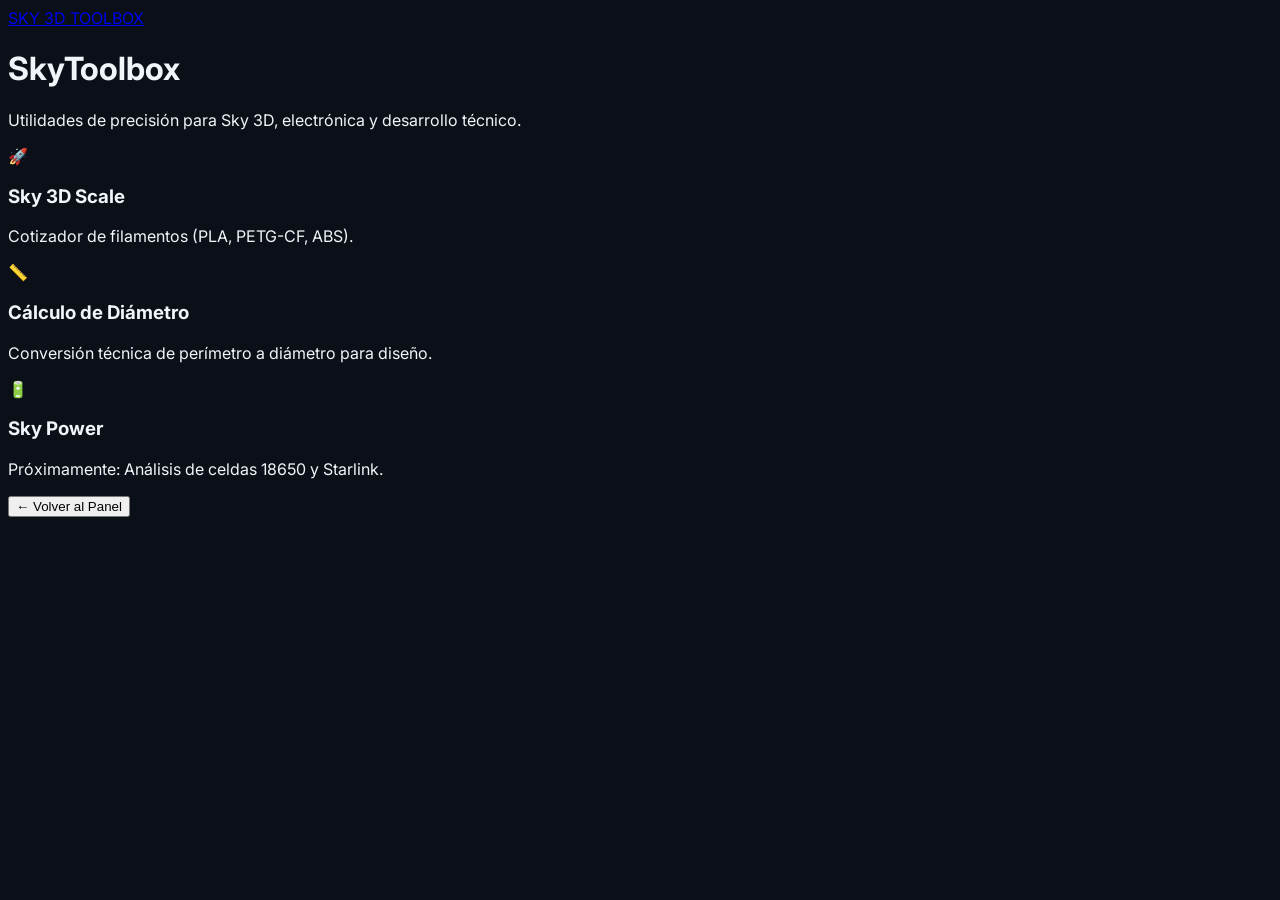
<file: toolbox.html>
<!DOCTYPE html>
<html lang="es">
<head>
    <meta charset="UTF-8">
    <meta name="viewport" content="width=device-width, initial-scale=1.0">
    <title>Sky 3D | SkyToolbox</title>
    <link rel="stylesheet" href="css/toolbox.css">
    <link rel="preconnect" href="https://fonts.googleapis.com">
    <link href="https://fonts.googleapis.com/css2?family=Inter:wght@400;700;800&display=swap" rel="stylesheet">
</head>
<body>
    <nav class="sky-nav">
        <a href="index.html" class="sky-logo">SKY <span class="accent">3D</span> TOOLBOX</a>
    </nav>

    <main class="sky-container">
        <div id="home-view">
            <header class="sky-header">
                <h1>SkyToolbox</h1>
                <p>Utilidades de precisión para Sky 3D, electrónica y desarrollo técnico.</p>
            </header>

            <div class="sky-grid">
                <div class="sky-card" onclick="showTool('calc3d')">
                    <div class="icon">🚀</div>
                    <h3>Sky 3D Scale</h3>
                    <p>Cotizador de filamentos (PLA, PETG-CF, ABS).</p>
                </div>

                <div class="sky-card" onclick="showTool('diametro')">
                    <div class="icon">📏</div>
                    <h3>Cálculo de Diámetro</h3>
                    <p>Conversión técnica de perímetro a diámetro para diseño.</p>
                </div>

                <div class="sky-card disabled">
                    <div class="icon">🔋</div>
                    <h3>Sky Power</h3>
                    <p>Próximamente: Análisis de celdas 18650 y Starlink.</p>
                </div>
            </div>
        </div>

        <div id="tool-view" class="sky-tool-area hidden">
            <button class="sky-btn-back" onclick="goHome()">← Volver al Panel</button>
            <div id="tool-render"></div>
        </div>
    </main>

    <script src="js/toolbox.js"></script>
</body>
</html>
</file>
<file: css/toolbox.css>
@import url('https://fonts.googleapis.com/css2?family=Inter:wght@400;600;800;900&display=swap');

body { font-family: 'Inter', sans-serif; background-color: #0a0f18; color: #f1f5f9; font-size: 16px; }
input::-webkit-outer-spin-button, input::-webkit-inner-spin-button { -webkit-appearance: none; margin: 0; }
input[type=number] { -moz-appearance: textfield; }
.violet-glow { box-shadow: 0 0 40px rgba(139, 92, 246, 0.08); }
.no-scrollbar::-webkit-scrollbar { display: none; }

select { 
    background-image: url("data:image/svg+xml,%3csvg xmlns='http://www.w3.org/2000/svg' fill='none' viewBox='0 0 20 20'%3e%3cpath stroke='%238b5cf6' stroke-linecap='round' stroke-linejoin='round' stroke-width='1.5' d='M6 8l4 4 4-4'/%3e%3c/svg%3e"); 
    background-position: right 0.75rem center; 
    background-repeat: no-repeat; 
    background-size: 1.25em 1.25em; 
    padding-right: 2.5rem; 
    appearance: none; 
}

.tech-tooltip {
    width: 320px;
    max-width: 85vw;
    left: 50%;
    transform: translateX(-50%);
    filter: drop-shadow(0 10px 25px rgba(0,0,0,0.9));
}
</file>
